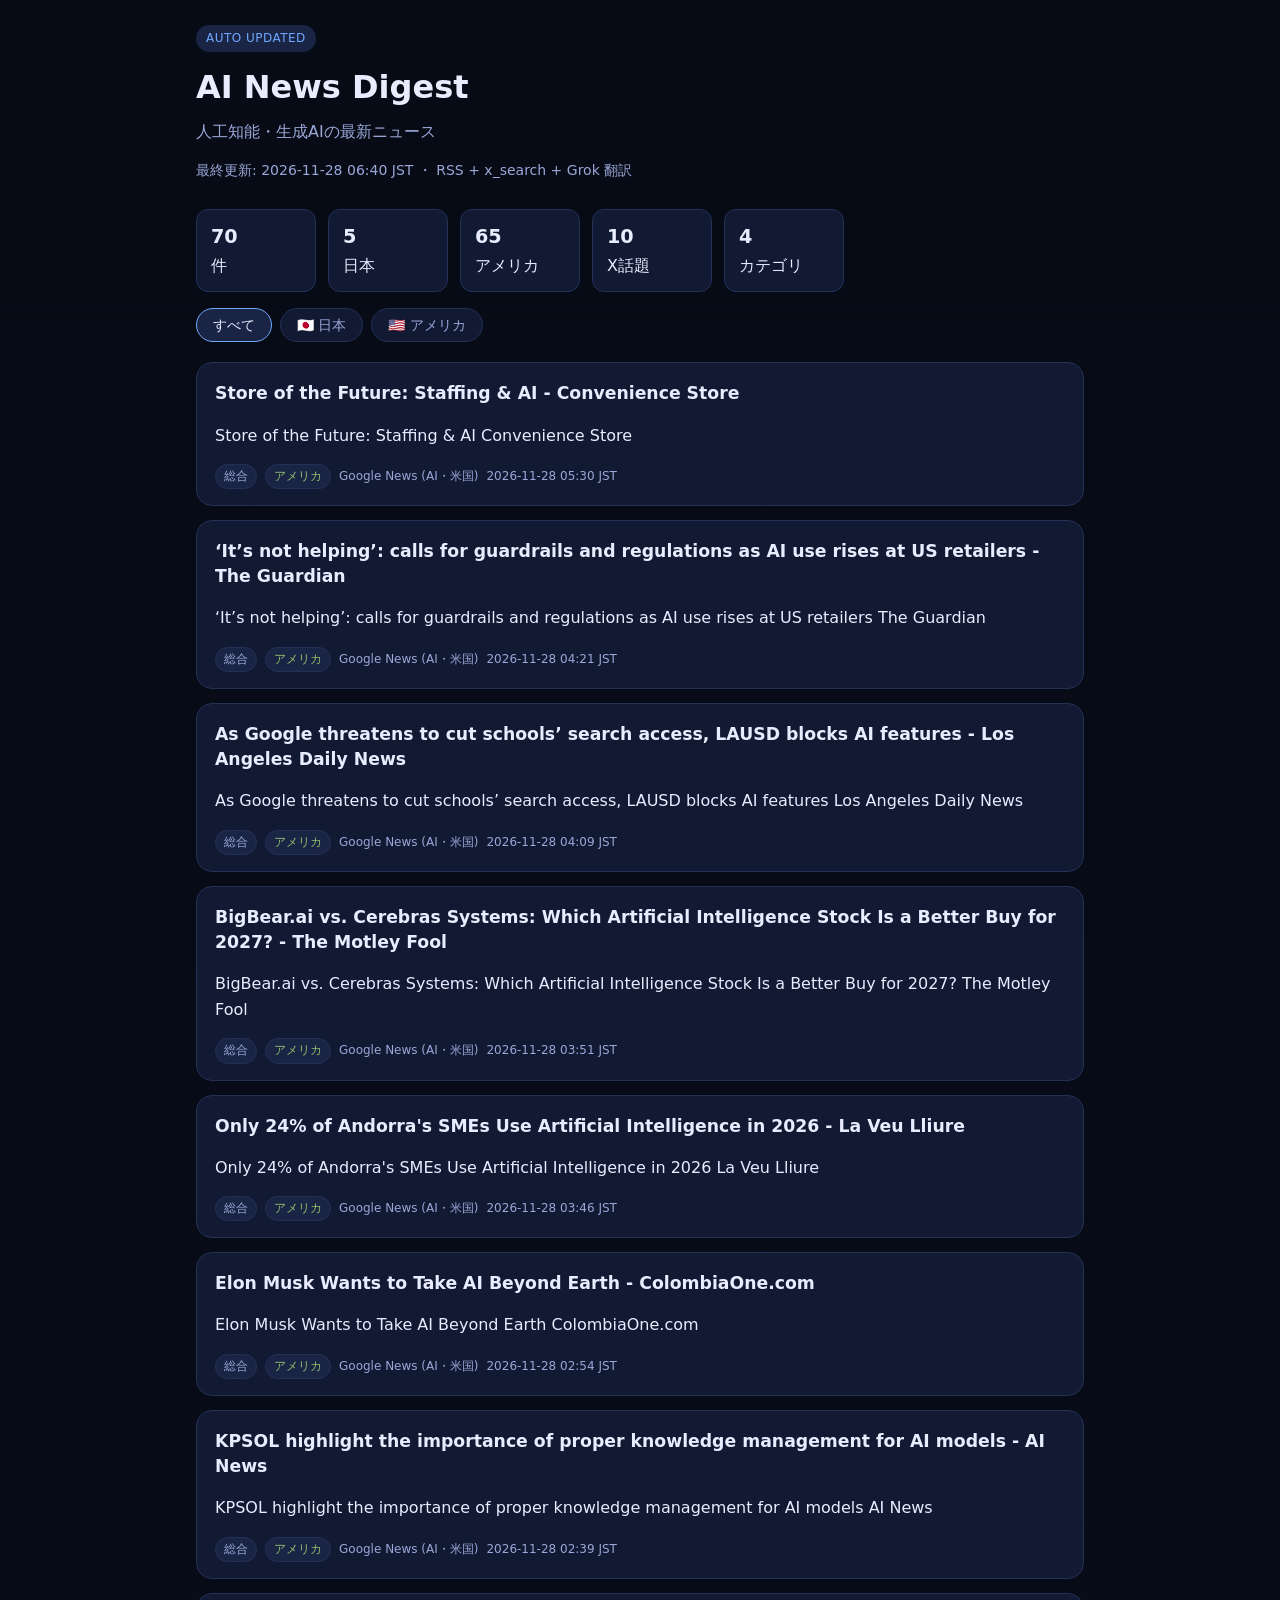
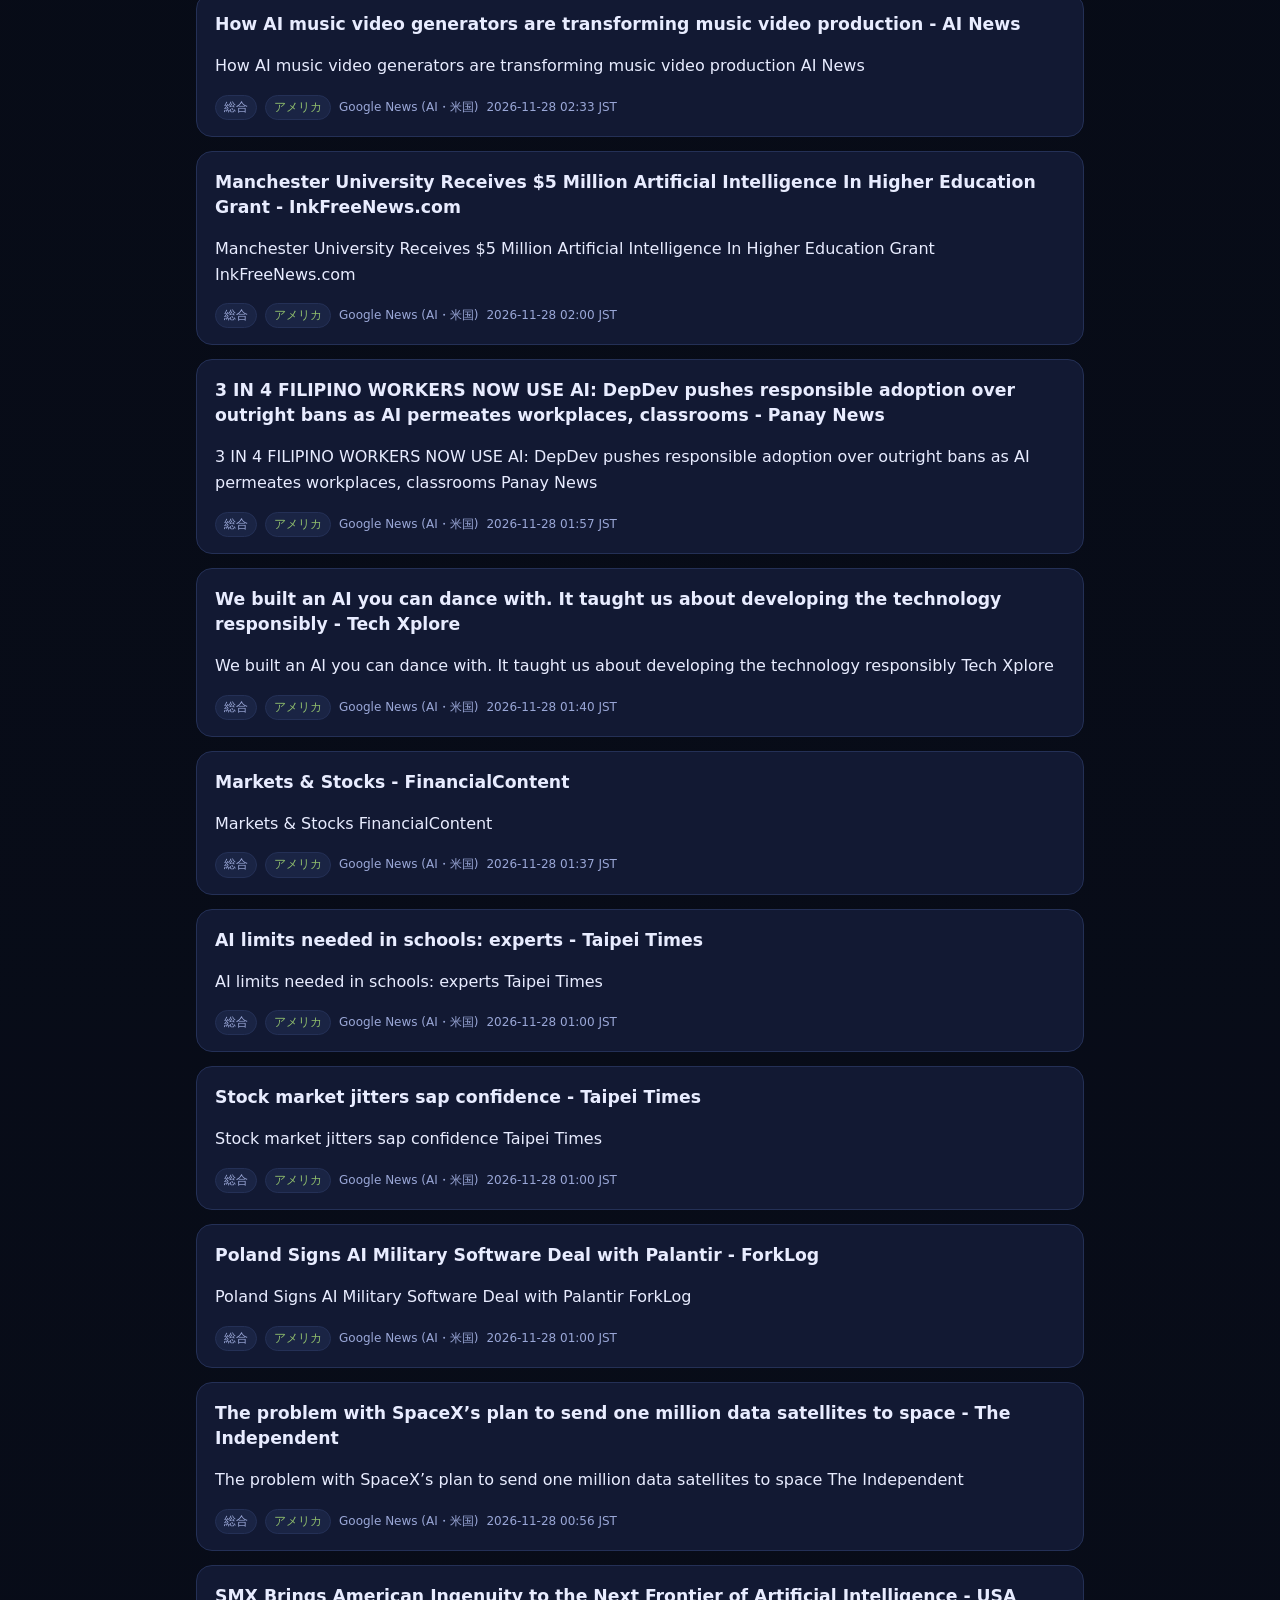
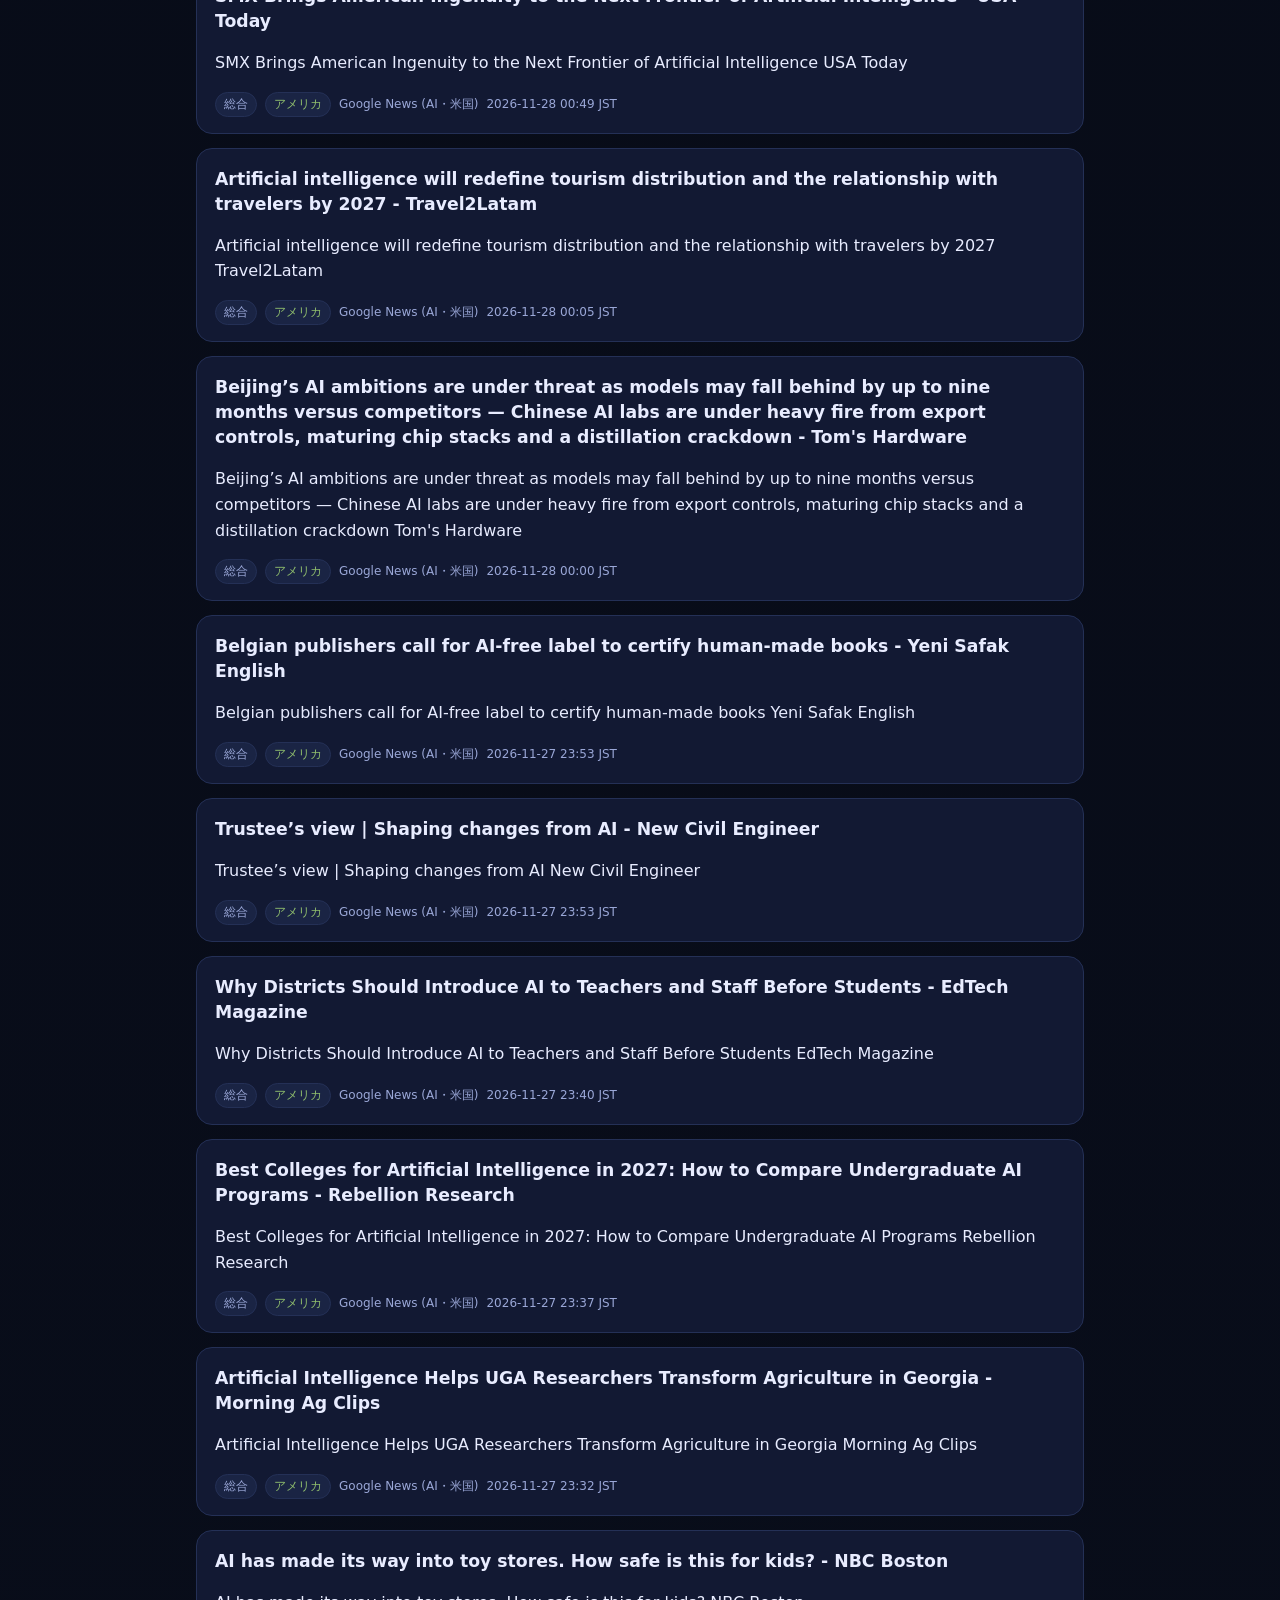
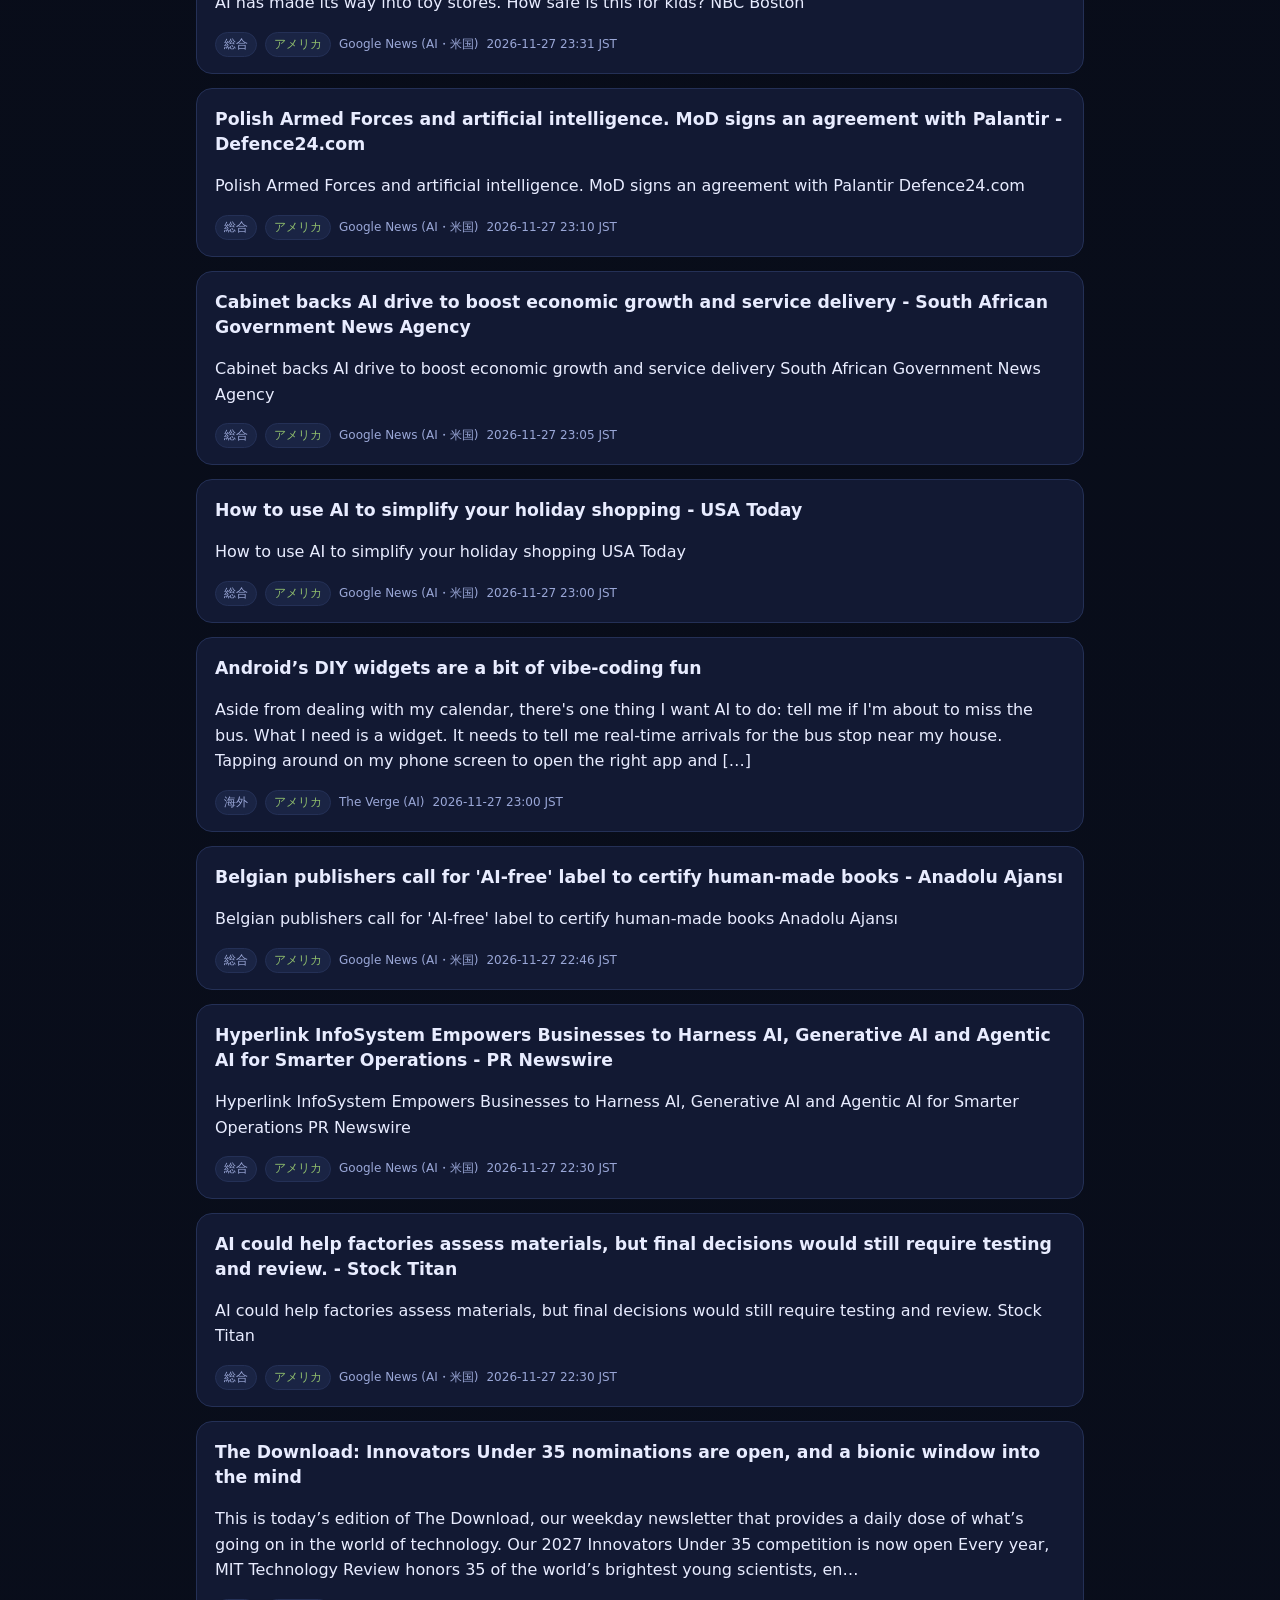
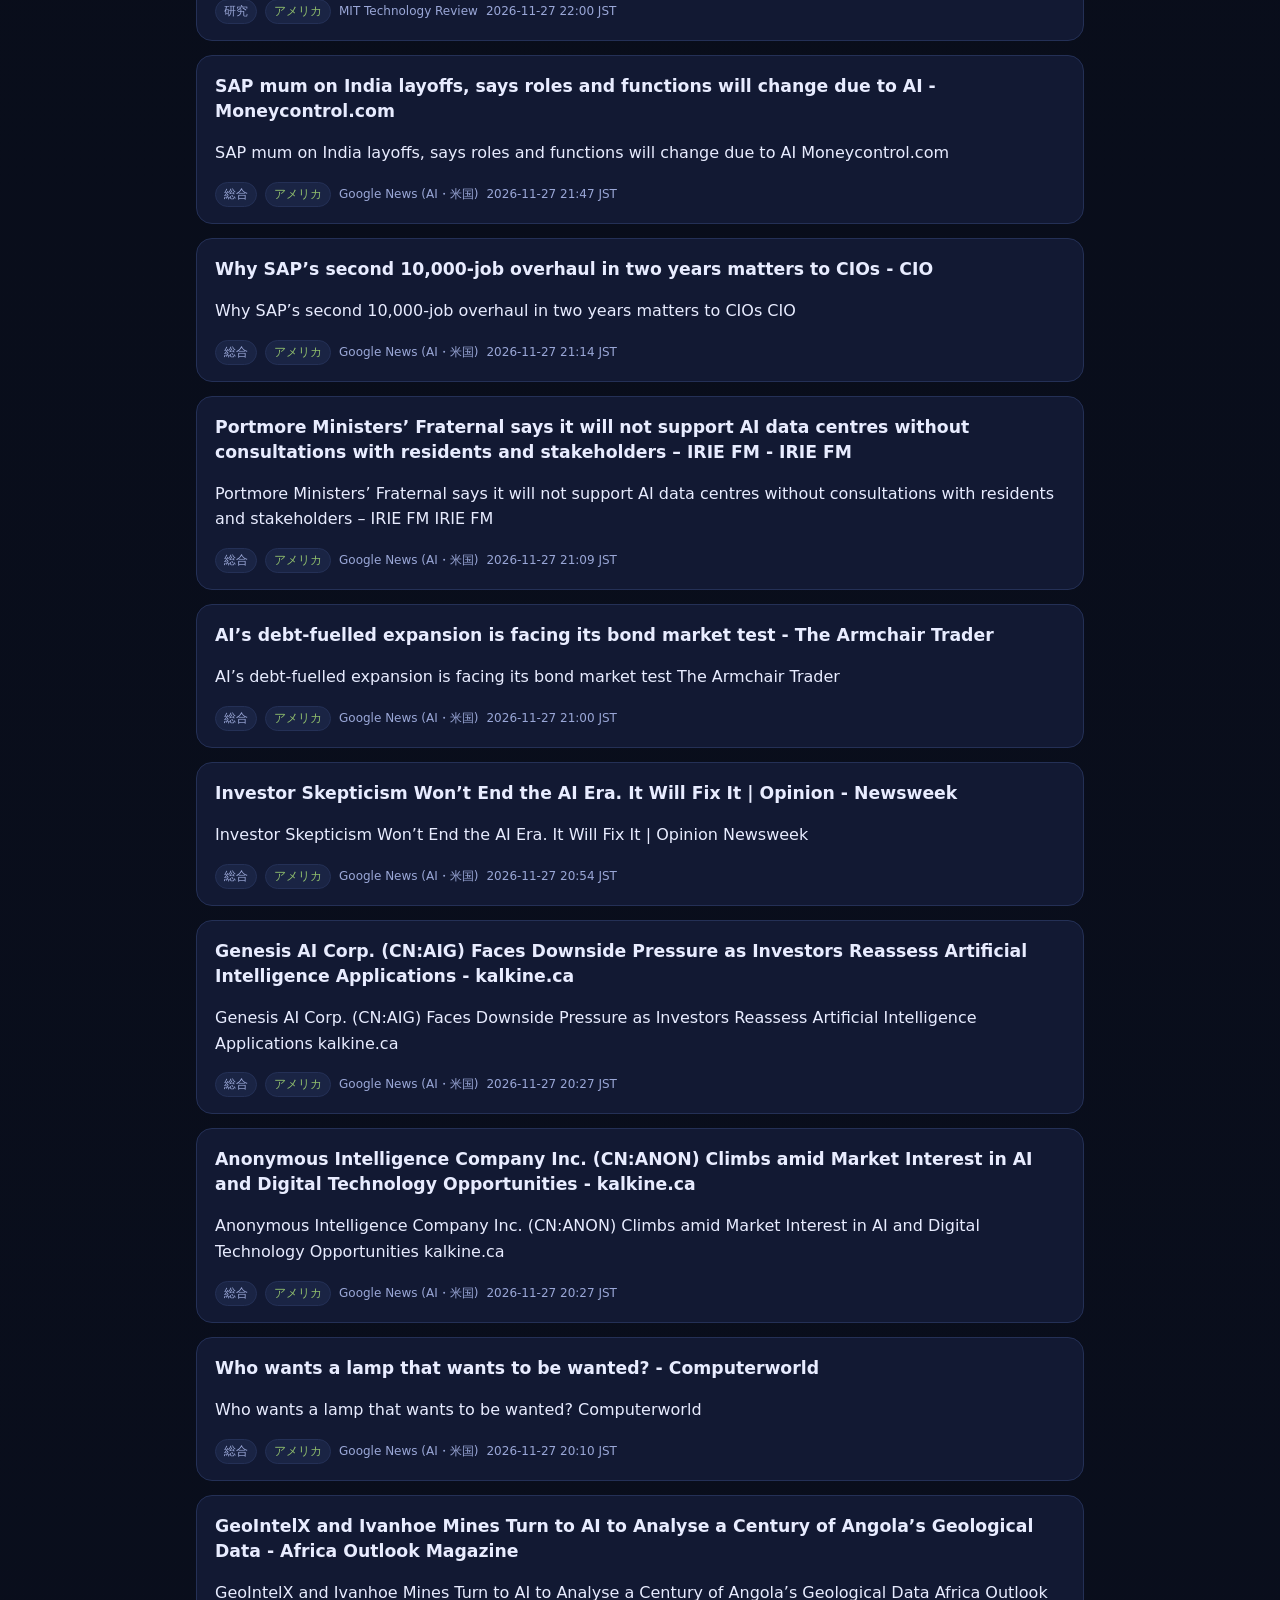
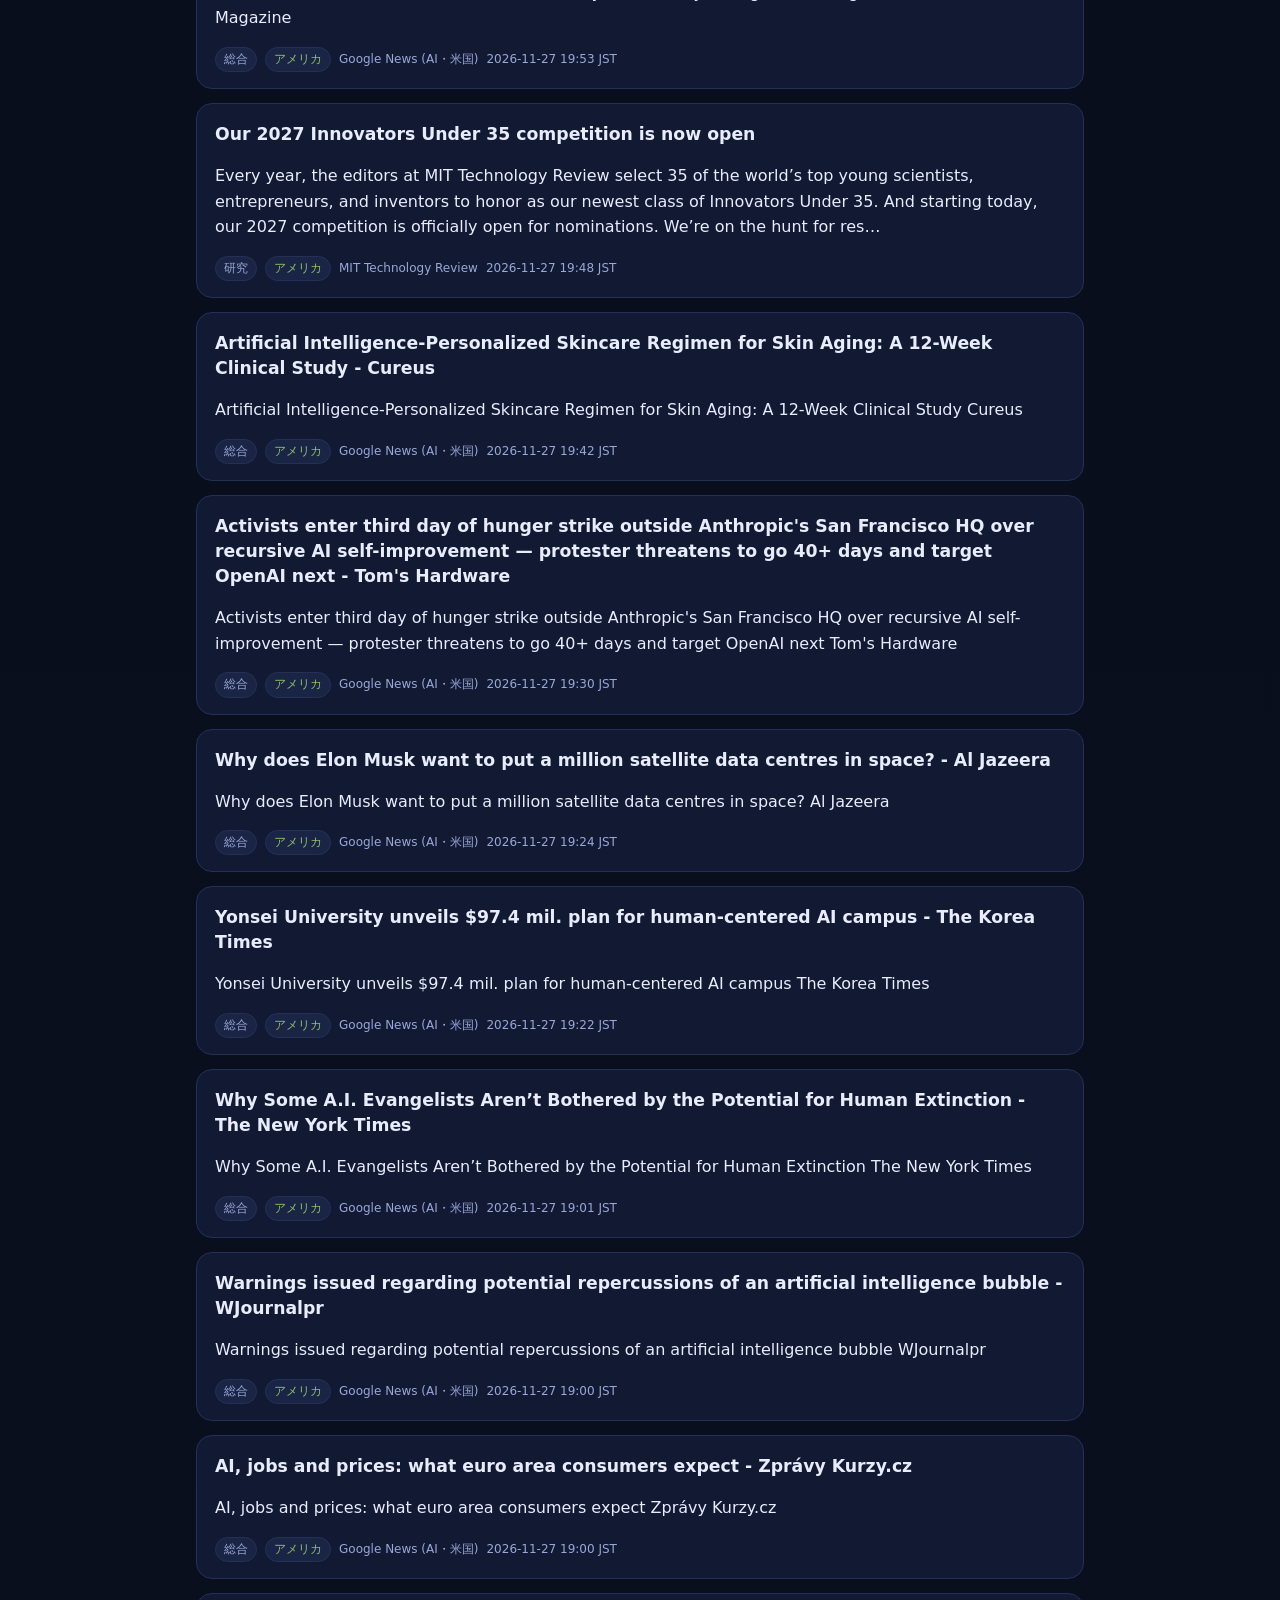
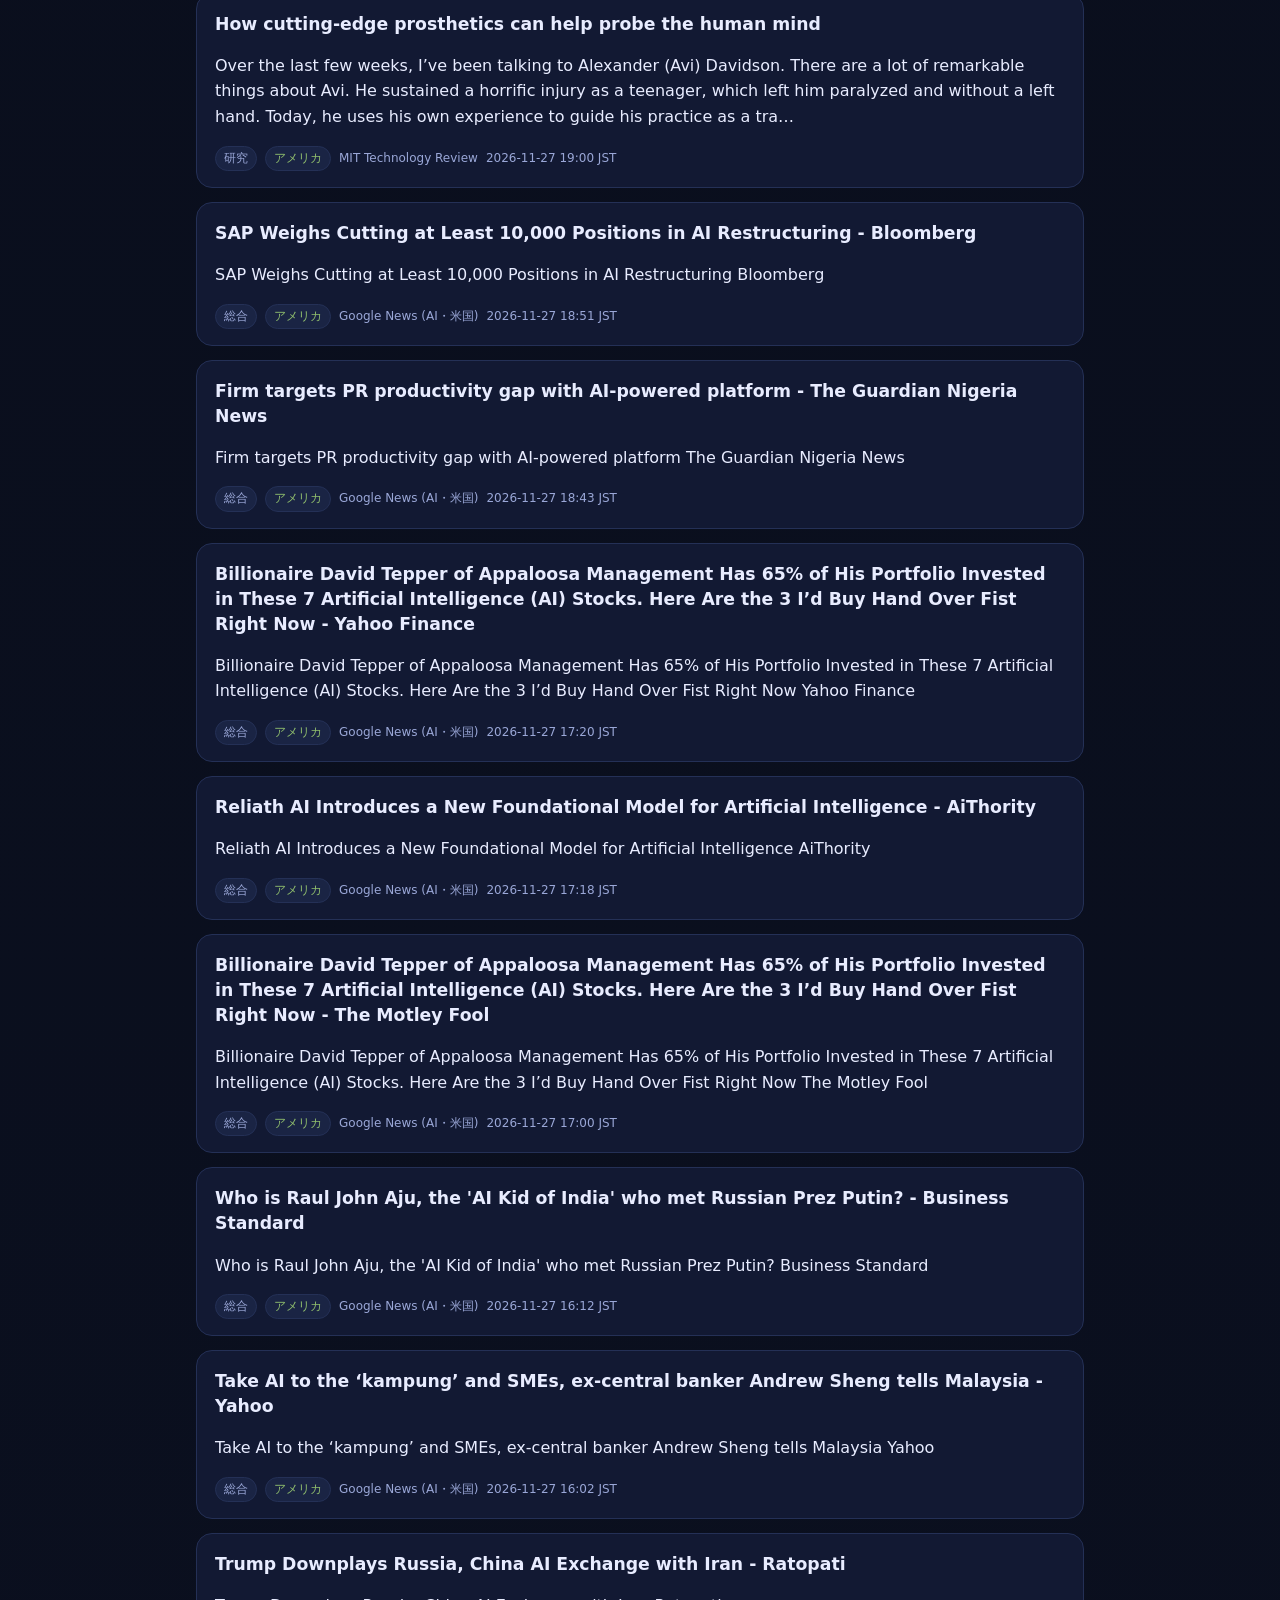
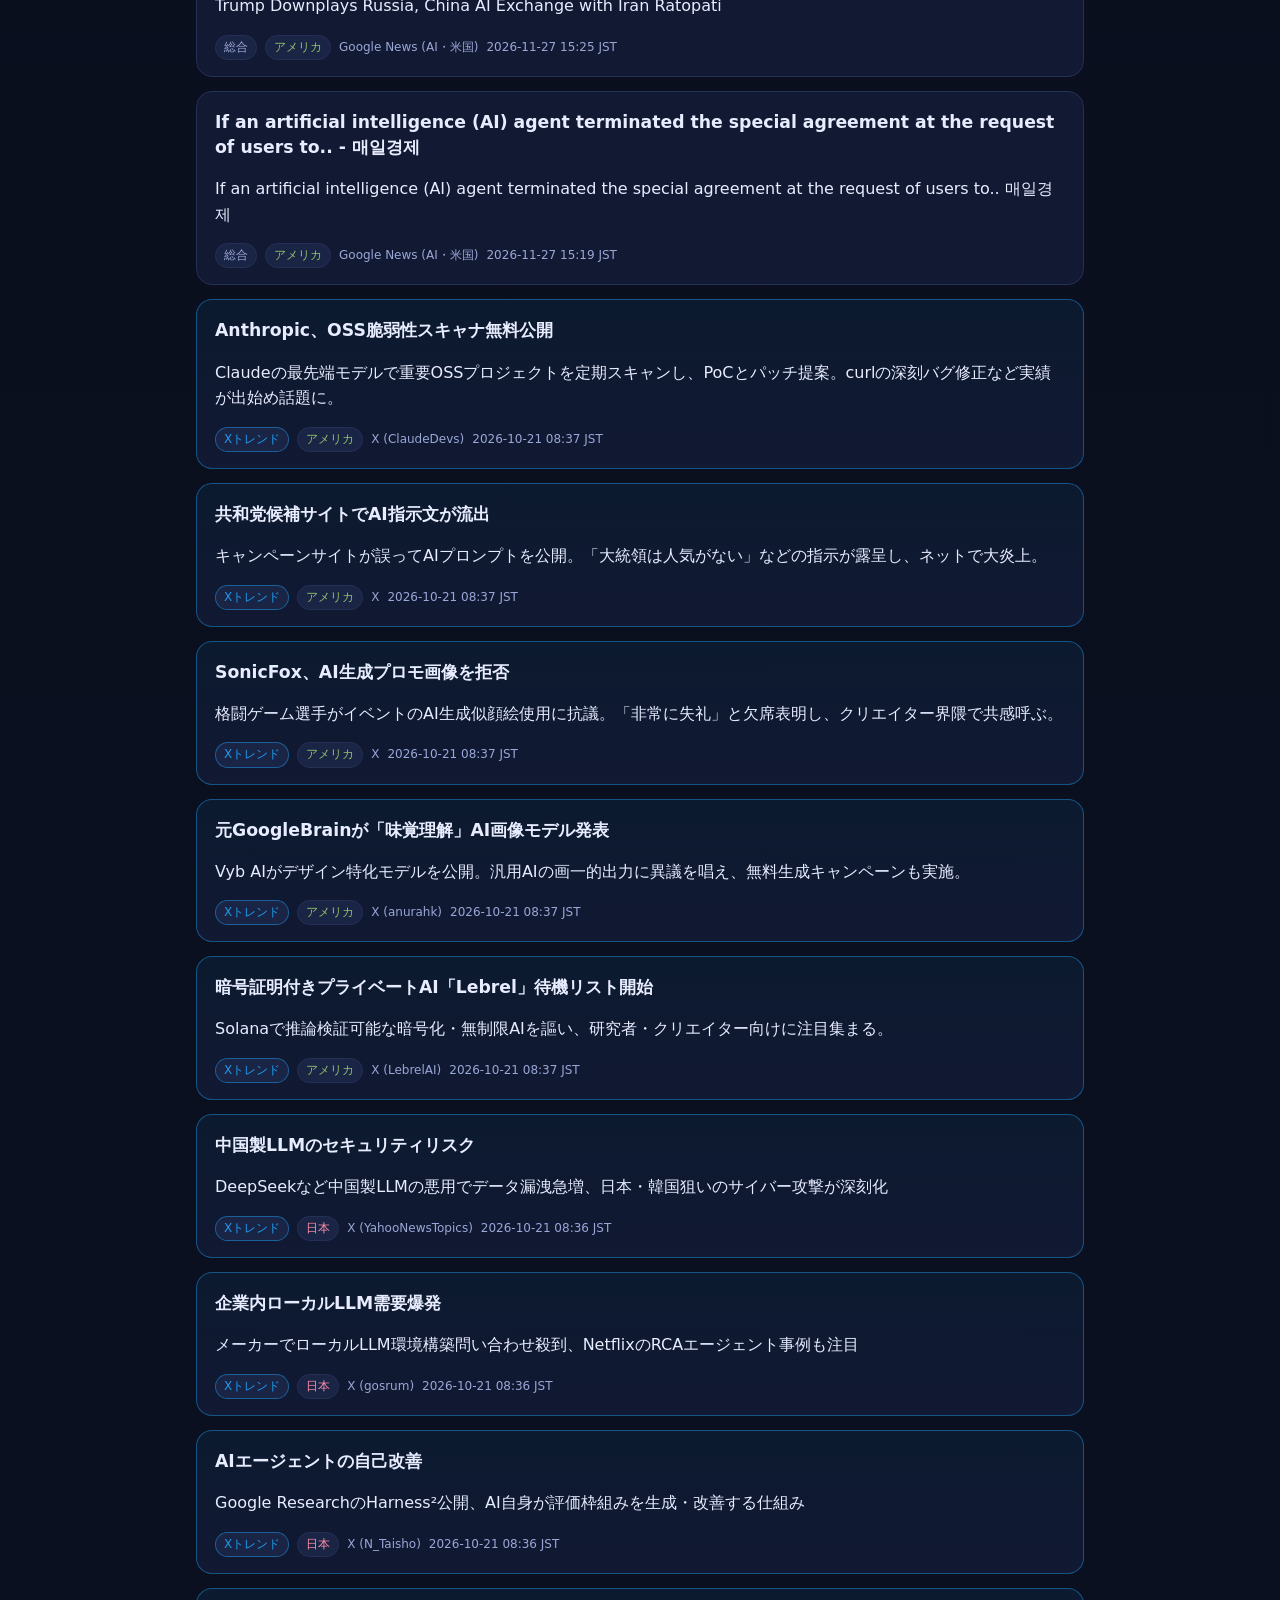
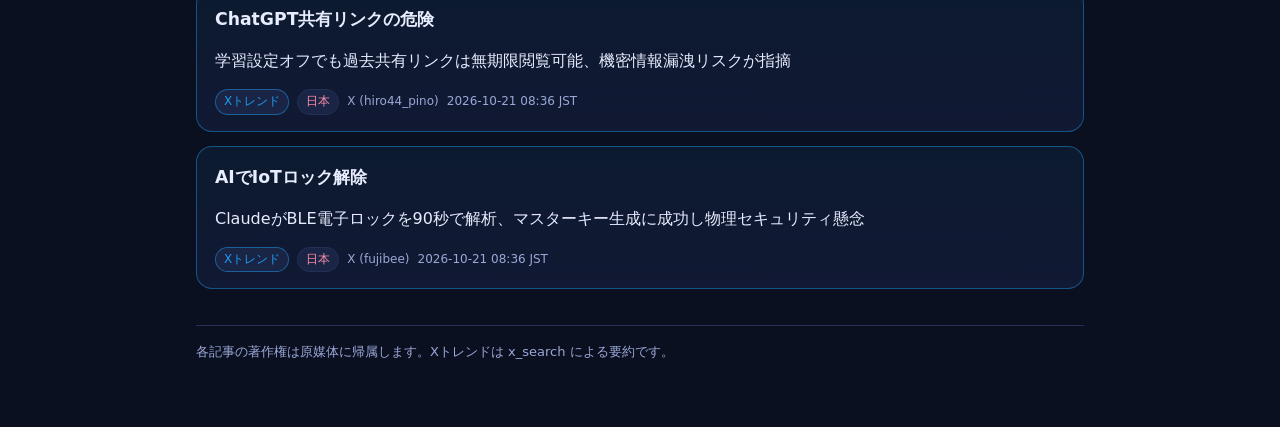
<file: docs/index.html>
<!DOCTYPE html>
<html lang="ja">
<head>
  <meta charset="utf-8">
  <meta name="viewport" content="width=device-width, initial-scale=1">
  <title>AI News Digest</title>
  <meta name="description" content="人工知能・生成AIの最新ニュース">
  <link rel="stylesheet" href="assets/style.css">
</head>
<body>
  <main class="wrap">
    <header>
      <span class="badge">AUTO UPDATED</span>
      <h1>AI News Digest</h1>
      <p class="subtitle">人工知能・生成AIの最新ニュース</p>
      <p class="meta">最終更新: 2026-11-28 06:40 JST ・ RSS + x_search + Grok 翻訳</p>
    </header>
    <section class="stats">
      <div class="stat"><strong>70</strong>件</div>
      <div class="stat"><strong>5</strong>日本</div>
      <div class="stat"><strong>65</strong>アメリカ</div>
      <div class="stat"><strong>10</strong>X話題</div>
      <div class="stat"><strong>4</strong>カテゴリ</div>
    </section>
    <div class="tabs-shell">
      <nav class="tabs" role="tablist" aria-label="地域フィルタ">
        <button type="button" class="tab active" role="tab" aria-selected="true" data-region="all" id="tab-all">すべて</button>
        <button type="button" class="tab" role="tab" aria-selected="false" data-region="japan" id="tab-japan">🇯🇵 日本</button>
        <button type="button" class="tab" role="tab" aria-selected="false" data-region="usa" id="tab-usa">🇺🇸 アメリカ</button>
      </nav>
    </div>
    <section class="grid" id="article-grid">
      <article class="card" data-region="usa">
              <h2><a href="https://news.google.com/rss/articles/[base64]?oc=5" target="_blank" rel="noopener noreferrer">Store of the Future: Staffing &amp; AI - Convenience Store</a></h2>
              
              <p class="summary">Store of the Future: Staffing &amp; AI Convenience Store</p>
              <div class="row">
                <span class="chip">総合</span>
                <span class="chip chip-region-usa">アメリカ</span>
                <span>Google News (AI・米国)</span>
                <span>2026-11-28 05:30 JST</span>
              </div>
            </article>
<article class="card" data-region="usa">
              <h2><a href="https://news.google.com/rss/articles/CBMihgFBVV95cUxOeDNCYVhQbUE2MU94UkxyalQyWkk3aFNpSk53aTRTaG5YZVp4ME5CdU1wcEVIaFhmam9NdVRweks0Q1M4ZUpMTV9pcnVEWlcwT0NKVUNySE9WcHJLYTd1TVpzZXVGdWQ1eUFhQmFTakVZZkNpelIxa2xVdkxZNFJ6eExEN3ZZQQ?oc=5" target="_blank" rel="noopener noreferrer">‘It’s not helping’: calls for guardrails and regulations as AI use rises at US retailers - The Guardian</a></h2>
              
              <p class="summary">‘It’s not helping’: calls for guardrails and regulations as AI use rises at US retailers The Guardian</p>
              <div class="row">
                <span class="chip">総合</span>
                <span class="chip chip-region-usa">アメリカ</span>
                <span>Google News (AI・米国)</span>
                <span>2026-11-28 04:21 JST</span>
              </div>
            </article>
<article class="card" data-region="usa">
              <h2><a href="https://news.google.com/rss/articles/[base64]?oc=5" target="_blank" rel="noopener noreferrer">As Google threatens to cut schools’ search access, LAUSD blocks AI features - Los Angeles Daily News</a></h2>
              
              <p class="summary">As Google threatens to cut schools’ search access, LAUSD blocks AI features Los Angeles Daily News</p>
              <div class="row">
                <span class="chip">総合</span>
                <span class="chip chip-region-usa">アメリカ</span>
                <span>Google News (AI・米国)</span>
                <span>2026-11-28 04:09 JST</span>
              </div>
            </article>
<article class="card" data-region="usa">
              <h2><a href="https://news.google.com/rss/articles/[base64]?oc=5" target="_blank" rel="noopener noreferrer">BigBear.ai vs. Cerebras Systems: Which Artificial Intelligence Stock Is a Better Buy for 2027? - The Motley Fool</a></h2>
              
              <p class="summary">BigBear.ai vs. Cerebras Systems: Which Artificial Intelligence Stock Is a Better Buy for 2027? The Motley Fool</p>
              <div class="row">
                <span class="chip">総合</span>
                <span class="chip chip-region-usa">アメリカ</span>
                <span>Google News (AI・米国)</span>
                <span>2026-11-28 03:51 JST</span>
              </div>
            </article>
<article class="card" data-region="usa">
              <h2><a href="https://news.google.com/rss/articles/[base64]?oc=5" target="_blank" rel="noopener noreferrer">Only 24% of Andorra&#x27;s SMEs Use Artificial Intelligence in 2026 - La Veu Lliure</a></h2>
              
              <p class="summary">Only 24% of Andorra&#x27;s SMEs Use Artificial Intelligence in 2026 La Veu Lliure</p>
              <div class="row">
                <span class="chip">総合</span>
                <span class="chip chip-region-usa">アメリカ</span>
                <span>Google News (AI・米国)</span>
                <span>2026-11-28 03:46 JST</span>
              </div>
            </article>
<article class="card" data-region="usa">
              <h2><a href="https://news.google.com/rss/articles/[base64]?oc=5" target="_blank" rel="noopener noreferrer">Elon Musk Wants to Take AI Beyond Earth - ColombiaOne.com</a></h2>
              
              <p class="summary">Elon Musk Wants to Take AI Beyond Earth ColombiaOne.com</p>
              <div class="row">
                <span class="chip">総合</span>
                <span class="chip chip-region-usa">アメリカ</span>
                <span>Google News (AI・米国)</span>
                <span>2026-11-28 02:54 JST</span>
              </div>
            </article>
<article class="card" data-region="usa">
              <h2><a href="https://news.google.com/rss/articles/[base64]?oc=5" target="_blank" rel="noopener noreferrer">KPSOL highlight the importance of proper knowledge management for AI models - AI News</a></h2>
              
              <p class="summary">KPSOL highlight the importance of proper knowledge management for AI models AI News</p>
              <div class="row">
                <span class="chip">総合</span>
                <span class="chip chip-region-usa">アメリカ</span>
                <span>Google News (AI・米国)</span>
                <span>2026-11-28 02:39 JST</span>
              </div>
            </article>
<article class="card" data-region="usa">
              <h2><a href="https://news.google.com/rss/articles/[base64]?oc=5" target="_blank" rel="noopener noreferrer">How AI music video generators are transforming music video production - AI News</a></h2>
              
              <p class="summary">How AI music video generators are transforming music video production AI News</p>
              <div class="row">
                <span class="chip">総合</span>
                <span class="chip chip-region-usa">アメリカ</span>
                <span>Google News (AI・米国)</span>
                <span>2026-11-28 02:33 JST</span>
              </div>
            </article>
<article class="card" data-region="usa">
              <h2><a href="https://news.google.com/rss/articles/[base64]?oc=5" target="_blank" rel="noopener noreferrer">Manchester University Receives $5 Million Artificial Intelligence In Higher Education Grant - InkFreeNews.com</a></h2>
              
              <p class="summary">Manchester University Receives $5 Million Artificial Intelligence In Higher Education Grant InkFreeNews.com</p>
              <div class="row">
                <span class="chip">総合</span>
                <span class="chip chip-region-usa">アメリカ</span>
                <span>Google News (AI・米国)</span>
                <span>2026-11-28 02:00 JST</span>
              </div>
            </article>
<article class="card" data-region="usa">
              <h2><a href="https://news.google.com/rss/articles/[base64]?oc=5" target="_blank" rel="noopener noreferrer">3 IN 4 FILIPINO WORKERS NOW USE AI: DepDev pushes responsible adoption over outright bans as AI permeates workplaces, classrooms - Panay News</a></h2>
              
              <p class="summary">3 IN 4 FILIPINO WORKERS NOW USE AI: DepDev pushes responsible adoption over outright bans as AI permeates workplaces, classrooms Panay News</p>
              <div class="row">
                <span class="chip">総合</span>
                <span class="chip chip-region-usa">アメリカ</span>
                <span>Google News (AI・米国)</span>
                <span>2026-11-28 01:57 JST</span>
              </div>
            </article>
<article class="card" data-region="usa">
              <h2><a href="https://news.google.com/rss/articles/CBMihgFBVV95cUxOeTBTcVozOHB5cWJGZ1Y1LWtBUFRIOWNPOXJXRmRhOFBmUG1lbmsyanN1ZVRza3dORmdYRGkwdHRoX0swMS1sZmgzM2M0S2l2bG4wMHMteVNDSjFWcXR6WnZqTGNiaGJMd01lNW92Yk1ESzRJdmxoSGR6VmRtME5oNjJfSUpKdw?oc=5" target="_blank" rel="noopener noreferrer">We built an AI you can dance with. It taught us about developing the technology responsibly - Tech Xplore</a></h2>
              
              <p class="summary">We built an AI you can dance with. It taught us about developing the technology responsibly Tech Xplore</p>
              <div class="row">
                <span class="chip">総合</span>
                <span class="chip chip-region-usa">アメリカ</span>
                <span>Google News (AI・米国)</span>
                <span>2026-11-28 01:40 JST</span>
              </div>
            </article>
<article class="card" data-region="usa">
              <h2><a href="https://news.google.com/rss/articles/[base64]?oc=5" target="_blank" rel="noopener noreferrer">Markets &amp; Stocks - FinancialContent</a></h2>
              
              <p class="summary">Markets &amp; Stocks FinancialContent</p>
              <div class="row">
                <span class="chip">総合</span>
                <span class="chip chip-region-usa">アメリカ</span>
                <span>Google News (AI・米国)</span>
                <span>2026-11-28 01:37 JST</span>
              </div>
            </article>
<article class="card" data-region="usa">
              <h2><a href="https://news.google.com/rss/articles/CBMiekFVX3lxTE5uSUNkem9ERmdRM1gtSC1xaFdnUEkzZ0xyR3dKVEdTSG9TSDZJa0NJTTlaT0E3SENYWmFDWEpqU3lvUzRtc3ZRemtsUkRLYnNzUExjYy1GWTRaWHkzZVJDVk9PYmxuWUV1NVA1MnJua21NZjlXVEw2RmNB?oc=5" target="_blank" rel="noopener noreferrer">AI limits needed in schools: experts - Taipei Times</a></h2>
              
              <p class="summary">AI limits needed in schools: experts Taipei Times</p>
              <div class="row">
                <span class="chip">総合</span>
                <span class="chip chip-region-usa">アメリカ</span>
                <span>Google News (AI・米国)</span>
                <span>2026-11-28 01:00 JST</span>
              </div>
            </article>
<article class="card" data-region="usa">
              <h2><a href="https://news.google.com/rss/articles/CBMidkFVX3lxTE9IR2hiWjhCSERtaEgyQWZ2S1I3U0xNbGN2Z2hxSy1jekV1X1ZfYkhGYlhoVExaTks3TjhTeEZLRUpydkd4YWNhSXVtTVYyeTFnTExGOEF2b2ZvcmZ0dmF5QUV6WWhabXBHWEtpR3R0elpyV3lSQnc?oc=5" target="_blank" rel="noopener noreferrer">Stock market jitters sap confidence - Taipei Times</a></h2>
              
              <p class="summary">Stock market jitters sap confidence Taipei Times</p>
              <div class="row">
                <span class="chip">総合</span>
                <span class="chip chip-region-usa">アメリカ</span>
                <span>Google News (AI・米国)</span>
                <span>2026-11-28 01:00 JST</span>
              </div>
            </article>
<article class="card" data-region="usa">
              <h2><a href="https://news.google.com/rss/articles/CBMiggFBVV95cUxPdklvOHFDZ3BGbXQzTUpSYXh3Mml1WjZBdDZJbk1zUnFpSk9xa3RJUlIzUjFjcTFJem9tSzdPc2hOaGtTVHRDY2NJZElkNUVlY0N1YW5xMER3el9EeWdudElRYXFVTVMxWjRUX0VPWG1YZnB6OE1SNHZYWEFvajl3cU93?oc=5" target="_blank" rel="noopener noreferrer">Poland Signs AI Military Software Deal with Palantir - ForkLog</a></h2>
              
              <p class="summary">Poland Signs AI Military Software Deal with Palantir ForkLog</p>
              <div class="row">
                <span class="chip">総合</span>
                <span class="chip chip-region-usa">アメリカ</span>
                <span>Google News (AI・米国)</span>
                <span>2026-11-28 01:00 JST</span>
              </div>
            </article>
<article class="card" data-region="usa">
              <h2><a href="https://news.google.com/rss/articles/CBMikAFBVV95cUxNNktyUkJvRTVoUnFQNW5ib20yVHFYMGEySGVrRUJQY3haY19Ha3NJZmdEVU5pNk9SS0RhNkVSWjE2cTRCR3JCWlMzOUJxeFpjTjR4X2tCMUI1bXAzTzZJRTEycWR4dXlKTVI5TmJxMExLUDJpcy1fcjJTZDNIdUFIX252TUM1UHZuQ0x0Z0FJWl8?oc=5" target="_blank" rel="noopener noreferrer">The problem with SpaceX’s plan to send one million data satellites to space - The Independent</a></h2>
              
              <p class="summary">The problem with SpaceX’s plan to send one million data satellites to space The Independent</p>
              <div class="row">
                <span class="chip">総合</span>
                <span class="chip chip-region-usa">アメリカ</span>
                <span>Google News (AI・米国)</span>
                <span>2026-11-28 00:56 JST</span>
              </div>
            </article>
<article class="card" data-region="usa">
              <h2><a href="https://news.google.com/rss/articles/[base64]?oc=5" target="_blank" rel="noopener noreferrer">SMX Brings American Ingenuity to the Next Frontier of Artificial Intelligence - USA Today</a></h2>
              
              <p class="summary">SMX Brings American Ingenuity to the Next Frontier of Artificial Intelligence USA Today</p>
              <div class="row">
                <span class="chip">総合</span>
                <span class="chip chip-region-usa">アメリカ</span>
                <span>Google News (AI・米国)</span>
                <span>2026-11-28 00:49 JST</span>
              </div>
            </article>
<article class="card" data-region="usa">
              <h2><a href="https://news.google.com/rss/articles/[base64]?oc=5" target="_blank" rel="noopener noreferrer">Artificial intelligence will redefine tourism distribution and the relationship with travelers by 2027 - Travel2Latam</a></h2>
              
              <p class="summary">Artificial intelligence will redefine tourism distribution and the relationship with travelers by 2027 Travel2Latam</p>
              <div class="row">
                <span class="chip">総合</span>
                <span class="chip chip-region-usa">アメリカ</span>
                <span>Google News (AI・米国)</span>
                <span>2026-11-28 00:05 JST</span>
              </div>
            </article>
<article class="card" data-region="usa">
              <h2><a href="https://news.google.com/rss/articles/[base64]?oc=5" target="_blank" rel="noopener noreferrer">Beijing’s AI ambitions are under threat as models may fall behind by up to nine months versus competitors — Chinese AI labs are under heavy fire from export controls, maturing chip stacks and a distillation crackdown - Tom&#x27;s Hardware</a></h2>
              
              <p class="summary">Beijing’s AI ambitions are under threat as models may fall behind by up to nine months versus competitors — Chinese AI labs are under heavy fire from export controls, maturing chip stacks and a distillation crackdown Tom&#x27;s Hardware</p>
              <div class="row">
                <span class="chip">総合</span>
                <span class="chip chip-region-usa">アメリカ</span>
                <span>Google News (AI・米国)</span>
                <span>2026-11-28 00:00 JST</span>
              </div>
            </article>
<article class="card" data-region="usa">
              <h2><a href="https://news.google.com/rss/articles/[base64]?oc=5" target="_blank" rel="noopener noreferrer">Belgian publishers call for AI-free label to certify human-made books - Yeni Safak English</a></h2>
              
              <p class="summary">Belgian publishers call for AI-free label to certify human-made books Yeni Safak English</p>
              <div class="row">
                <span class="chip">総合</span>
                <span class="chip chip-region-usa">アメリカ</span>
                <span>Google News (AI・米国)</span>
                <span>2026-11-27 23:53 JST</span>
              </div>
            </article>
<article class="card" data-region="usa">
              <h2><a href="https://news.google.com/rss/articles/CBMijwFBVV95cUxQT0ZHQjl0UEdwWjdGVmFtS254aGdsVHFjRmJkSGJQMHVDY3VYS01wY1JqcGRnd3llTVVYbG9OTnVQNlZ6YUtsbnB1eWRXV3N2cVdtdG5BeWptM0Y3dzExRE55dFhvRUVET3JyYzZsNWpMaGg5V2pxWUMweU14YzJyRXhKR2RfYXhlekRZQTk1UQ?oc=5" target="_blank" rel="noopener noreferrer">Trustee’s view | Shaping changes from AI - New Civil Engineer</a></h2>
              
              <p class="summary">Trustee’s view | Shaping changes from AI New Civil Engineer</p>
              <div class="row">
                <span class="chip">総合</span>
                <span class="chip chip-region-usa">アメリカ</span>
                <span>Google News (AI・米国)</span>
                <span>2026-11-27 23:53 JST</span>
              </div>
            </article>
<article class="card" data-region="usa">
              <h2><a href="https://news.google.com/rss/articles/[base64]?oc=5" target="_blank" rel="noopener noreferrer">Why Districts Should Introduce AI to Teachers and Staff Before Students - EdTech Magazine</a></h2>
              
              <p class="summary">Why Districts Should Introduce AI to Teachers and Staff Before Students EdTech Magazine</p>
              <div class="row">
                <span class="chip">総合</span>
                <span class="chip chip-region-usa">アメリカ</span>
                <span>Google News (AI・米国)</span>
                <span>2026-11-27 23:40 JST</span>
              </div>
            </article>
<article class="card" data-region="usa">
              <h2><a href="https://news.google.com/rss/articles/[base64]?oc=5" target="_blank" rel="noopener noreferrer">Best Colleges for Artificial Intelligence in 2027: How to Compare Undergraduate AI Programs - Rebellion Research</a></h2>
              
              <p class="summary">Best Colleges for Artificial Intelligence in 2027: How to Compare Undergraduate AI Programs Rebellion Research</p>
              <div class="row">
                <span class="chip">総合</span>
                <span class="chip chip-region-usa">アメリカ</span>
                <span>Google News (AI・米国)</span>
                <span>2026-11-27 23:37 JST</span>
              </div>
            </article>
<article class="card" data-region="usa">
              <h2><a href="https://news.google.com/rss/articles/[base64]?oc=5" target="_blank" rel="noopener noreferrer">Artificial Intelligence Helps UGA Researchers Transform Agriculture in Georgia - Morning Ag Clips</a></h2>
              
              <p class="summary">Artificial Intelligence Helps UGA Researchers Transform Agriculture in Georgia Morning Ag Clips</p>
              <div class="row">
                <span class="chip">総合</span>
                <span class="chip chip-region-usa">アメリカ</span>
                <span>Google News (AI・米国)</span>
                <span>2026-11-27 23:32 JST</span>
              </div>
            </article>
<article class="card" data-region="usa">
              <h2><a href="https://news.google.com/rss/articles/[base64]?oc=5" target="_blank" rel="noopener noreferrer">AI has made its way into toy stores. How safe is this for kids? - NBC Boston</a></h2>
              
              <p class="summary">AI has made its way into toy stores. How safe is this for kids? NBC Boston</p>
              <div class="row">
                <span class="chip">総合</span>
                <span class="chip chip-region-usa">アメリカ</span>
                <span>Google News (AI・米国)</span>
                <span>2026-11-27 23:31 JST</span>
              </div>
            </article>
<article class="card" data-region="usa">
              <h2><a href="https://news.google.com/rss/articles/[base64]?oc=5" target="_blank" rel="noopener noreferrer">Polish Armed Forces and artificial intelligence. MoD signs an agreement with Palantir - Defence24.com</a></h2>
              
              <p class="summary">Polish Armed Forces and artificial intelligence. MoD signs an agreement with Palantir Defence24.com</p>
              <div class="row">
                <span class="chip">総合</span>
                <span class="chip chip-region-usa">アメリカ</span>
                <span>Google News (AI・米国)</span>
                <span>2026-11-27 23:10 JST</span>
              </div>
            </article>
<article class="card" data-region="usa">
              <h2><a href="https://news.google.com/rss/articles/[base64]?oc=5" target="_blank" rel="noopener noreferrer">Cabinet backs AI drive to boost economic growth and service delivery - South African Government News Agency</a></h2>
              
              <p class="summary">Cabinet backs AI drive to boost economic growth and service delivery South African Government News Agency</p>
              <div class="row">
                <span class="chip">総合</span>
                <span class="chip chip-region-usa">アメリカ</span>
                <span>Google News (AI・米国)</span>
                <span>2026-11-27 23:05 JST</span>
              </div>
            </article>
<article class="card" data-region="usa">
              <h2><a href="https://news.google.com/rss/articles/[base64]?oc=5" target="_blank" rel="noopener noreferrer">How to use AI to simplify your holiday shopping - USA Today</a></h2>
              
              <p class="summary">How to use AI to simplify your holiday shopping USA Today</p>
              <div class="row">
                <span class="chip">総合</span>
                <span class="chip chip-region-usa">アメリカ</span>
                <span>Google News (AI・米国)</span>
                <span>2026-11-27 23:00 JST</span>
              </div>
            </article>
<article class="card" data-region="usa">
              <h2><a href="https://www.theverge.com/tech/1041801/android-intelligence-create-my-widget-gemini" target="_blank" rel="noopener noreferrer">Android’s DIY widgets are a bit of vibe-coding fun</a></h2>
              
              <p class="summary">Aside from dealing with my calendar, there&#x27;s one thing I want AI to do: tell me if I&#x27;m about to miss the bus. What I need is a widget. It needs to tell me real-time arrivals for the bus stop near my house. Tapping around on my phone screen to open the right app and […]</p>
              <div class="row">
                <span class="chip">海外</span>
                <span class="chip chip-region-usa">アメリカ</span>
                <span>The Verge (AI)</span>
                <span>2026-11-27 23:00 JST</span>
              </div>
            </article>
<article class="card" data-region="usa">
              <h2><a href="https://news.google.com/rss/articles/[base64]?oc=5" target="_blank" rel="noopener noreferrer">Belgian publishers call for &#x27;AI-free&#x27; label to certify human-made books - Anadolu Ajansı</a></h2>
              
              <p class="summary">Belgian publishers call for &#x27;AI-free&#x27; label to certify human-made books Anadolu Ajansı</p>
              <div class="row">
                <span class="chip">総合</span>
                <span class="chip chip-region-usa">アメリカ</span>
                <span>Google News (AI・米国)</span>
                <span>2026-11-27 22:46 JST</span>
              </div>
            </article>
<article class="card" data-region="usa">
              <h2><a href="https://news.google.com/rss/articles/[base64]?oc=5" target="_blank" rel="noopener noreferrer">Hyperlink InfoSystem Empowers Businesses to Harness AI, Generative AI and Agentic AI for Smarter Operations - PR Newswire</a></h2>
              
              <p class="summary">Hyperlink InfoSystem Empowers Businesses to Harness AI, Generative AI and Agentic AI for Smarter Operations PR Newswire</p>
              <div class="row">
                <span class="chip">総合</span>
                <span class="chip chip-region-usa">アメリカ</span>
                <span>Google News (AI・米国)</span>
                <span>2026-11-27 22:30 JST</span>
              </div>
            </article>
<article class="card" data-region="usa">
              <h2><a href="https://news.google.com/rss/articles/[base64]?oc=5" target="_blank" rel="noopener noreferrer">AI could help factories assess materials, but final decisions would still require testing and review. - Stock Titan</a></h2>
              
              <p class="summary">AI could help factories assess materials, but final decisions would still require testing and review. Stock Titan</p>
              <div class="row">
                <span class="chip">総合</span>
                <span class="chip chip-region-usa">アメリカ</span>
                <span>Google News (AI・米国)</span>
                <span>2026-11-27 22:30 JST</span>
              </div>
            </article>
<article class="card" data-region="usa">
              <h2><a href="https://www.technologyreview.com/2026/11/27/1149960/the-download-the-download-innovators-under-35-nominations-bionic-hand/" target="_blank" rel="noopener noreferrer">The Download: Innovators Under 35 nominations are open, and a bionic window into the mind</a></h2>
              
              <p class="summary">This is today’s edition of The Download, our weekday newsletter that provides a daily dose of what’s going on in the world of technology. Our 2027 Innovators Under 35 competition is now open Every year, MIT Technology Review honors 35 of the world’s brightest young scientists, en…</p>
              <div class="row">
                <span class="chip">研究</span>
                <span class="chip chip-region-usa">アメリカ</span>
                <span>MIT Technology Review</span>
                <span>2026-11-27 22:00 JST</span>
              </div>
            </article>
<article class="card" data-region="usa">
              <h2><a href="https://news.google.com/rss/articles/[base64]?oc=5" target="_blank" rel="noopener noreferrer">SAP mum on India layoffs, says roles and functions will change due to AI - Moneycontrol.com</a></h2>
              
              <p class="summary">SAP mum on India layoffs, says roles and functions will change due to AI Moneycontrol.com</p>
              <div class="row">
                <span class="chip">総合</span>
                <span class="chip chip-region-usa">アメリカ</span>
                <span>Google News (AI・米国)</span>
                <span>2026-11-27 21:47 JST</span>
              </div>
            </article>
<article class="card" data-region="usa">
              <h2><a href="https://news.google.com/rss/articles/[base64]?oc=5" target="_blank" rel="noopener noreferrer">Why SAP’s second 10,000-job overhaul in two years matters to CIOs - CIO</a></h2>
              
              <p class="summary">Why SAP’s second 10,000-job overhaul in two years matters to CIOs CIO</p>
              <div class="row">
                <span class="chip">総合</span>
                <span class="chip chip-region-usa">アメリカ</span>
                <span>Google News (AI・米国)</span>
                <span>2026-11-27 21:14 JST</span>
              </div>
            </article>
<article class="card" data-region="usa">
              <h2><a href="https://news.google.com/rss/articles/[base64]?oc=5" target="_blank" rel="noopener noreferrer">Portmore Ministers’ Fraternal says it will not support AI data centres without consultations with residents and stakeholders – IRIE FM - IRIE FM</a></h2>
              
              <p class="summary">Portmore Ministers’ Fraternal says it will not support AI data centres without consultations with residents and stakeholders – IRIE FM IRIE FM</p>
              <div class="row">
                <span class="chip">総合</span>
                <span class="chip chip-region-usa">アメリカ</span>
                <span>Google News (AI・米国)</span>
                <span>2026-11-27 21:09 JST</span>
              </div>
            </article>
<article class="card" data-region="usa">
              <h2><a href="https://news.google.com/rss/articles/[base64]?oc=5" target="_blank" rel="noopener noreferrer">AI’s debt-fuelled expansion is facing its bond market test - The Armchair Trader</a></h2>
              
              <p class="summary">AI’s debt-fuelled expansion is facing its bond market test The Armchair Trader</p>
              <div class="row">
                <span class="chip">総合</span>
                <span class="chip chip-region-usa">アメリカ</span>
                <span>Google News (AI・米国)</span>
                <span>2026-11-27 21:00 JST</span>
              </div>
            </article>
<article class="card" data-region="usa">
              <h2><a href="https://news.google.com/rss/articles/[base64]?oc=5" target="_blank" rel="noopener noreferrer">Investor Skepticism Won’t End the AI Era. It Will Fix It | Opinion - Newsweek</a></h2>
              
              <p class="summary">Investor Skepticism Won’t End the AI Era. It Will Fix It | Opinion Newsweek</p>
              <div class="row">
                <span class="chip">総合</span>
                <span class="chip chip-region-usa">アメリカ</span>
                <span>Google News (AI・米国)</span>
                <span>2026-11-27 20:54 JST</span>
              </div>
            </article>
<article class="card" data-region="usa">
              <h2><a href="https://news.google.com/rss/articles/[base64]?oc=5" target="_blank" rel="noopener noreferrer">Genesis AI Corp. (CN:AIG) Faces Downside Pressure as Investors Reassess Artificial Intelligence Applications - kalkine.ca</a></h2>
              
              <p class="summary">Genesis AI Corp. (CN:AIG) Faces Downside Pressure as Investors Reassess Artificial Intelligence Applications kalkine.ca</p>
              <div class="row">
                <span class="chip">総合</span>
                <span class="chip chip-region-usa">アメリカ</span>
                <span>Google News (AI・米国)</span>
                <span>2026-11-27 20:27 JST</span>
              </div>
            </article>
<article class="card" data-region="usa">
              <h2><a href="https://news.google.com/rss/articles/[base64]?oc=5" target="_blank" rel="noopener noreferrer">Anonymous Intelligence Company Inc. (CN:ANON) Climbs amid Market Interest in AI and Digital Technology Opportunities - kalkine.ca</a></h2>
              
              <p class="summary">Anonymous Intelligence Company Inc. (CN:ANON) Climbs amid Market Interest in AI and Digital Technology Opportunities kalkine.ca</p>
              <div class="row">
                <span class="chip">総合</span>
                <span class="chip chip-region-usa">アメリカ</span>
                <span>Google News (AI・米国)</span>
                <span>2026-11-27 20:27 JST</span>
              </div>
            </article>
<article class="card" data-region="usa">
              <h2><a href="https://news.google.com/rss/articles/[base64]?oc=5" target="_blank" rel="noopener noreferrer">Who wants a lamp that wants to be wanted? - Computerworld</a></h2>
              
              <p class="summary">Who wants a lamp that wants to be wanted? Computerworld</p>
              <div class="row">
                <span class="chip">総合</span>
                <span class="chip chip-region-usa">アメリカ</span>
                <span>Google News (AI・米国)</span>
                <span>2026-11-27 20:10 JST</span>
              </div>
            </article>
<article class="card" data-region="usa">
              <h2><a href="https://news.google.com/rss/articles/[base64]?oc=5" target="_blank" rel="noopener noreferrer">GeoIntelX and Ivanhoe Mines Turn to AI to Analyse a Century of Angola’s Geological Data - Africa Outlook Magazine</a></h2>
              
              <p class="summary">GeoIntelX and Ivanhoe Mines Turn to AI to Analyse a Century of Angola’s Geological Data Africa Outlook Magazine</p>
              <div class="row">
                <span class="chip">総合</span>
                <span class="chip chip-region-usa">アメリカ</span>
                <span>Google News (AI・米国)</span>
                <span>2026-11-27 19:53 JST</span>
              </div>
            </article>
<article class="card" data-region="usa">
              <h2><a href="https://www.technologyreview.com/2026/11/27/1149857/2027-innovators-under-35-competition-nominate/" target="_blank" rel="noopener noreferrer">Our 2027 Innovators Under 35 competition is now open</a></h2>
              
              <p class="summary">Every year, the editors at MIT Technology Review select 35 of the world’s top young scientists, entrepreneurs, and inventors to honor as our newest class of Innovators Under 35. And starting today, our 2027 competition is officially open for nominations. We’re on the hunt for res…</p>
              <div class="row">
                <span class="chip">研究</span>
                <span class="chip chip-region-usa">アメリカ</span>
                <span>MIT Technology Review</span>
                <span>2026-11-27 19:48 JST</span>
              </div>
            </article>
<article class="card" data-region="usa">
              <h2><a href="https://news.google.com/rss/articles/[base64]?oc=5" target="_blank" rel="noopener noreferrer">Artificial Intelligence-Personalized Skincare Regimen for Skin Aging: A 12-Week Clinical Study - Cureus</a></h2>
              
              <p class="summary">Artificial Intelligence-Personalized Skincare Regimen for Skin Aging: A 12-Week Clinical Study Cureus</p>
              <div class="row">
                <span class="chip">総合</span>
                <span class="chip chip-region-usa">アメリカ</span>
                <span>Google News (AI・米国)</span>
                <span>2026-11-27 19:42 JST</span>
              </div>
            </article>
<article class="card" data-region="usa">
              <h2><a href="https://news.google.com/rss/articles/[base64]?oc=5" target="_blank" rel="noopener noreferrer">Activists enter third day of hunger strike outside Anthropic&#x27;s San Francisco HQ over recursive AI self-improvement — protester threatens to go 40+ days and target OpenAI next - Tom&#x27;s Hardware</a></h2>
              
              <p class="summary">Activists enter third day of hunger strike outside Anthropic&#x27;s San Francisco HQ over recursive AI self-improvement — protester threatens to go 40+ days and target OpenAI next Tom&#x27;s Hardware</p>
              <div class="row">
                <span class="chip">総合</span>
                <span class="chip chip-region-usa">アメリカ</span>
                <span>Google News (AI・米国)</span>
                <span>2026-11-27 19:30 JST</span>
              </div>
            </article>
<article class="card" data-region="usa">
              <h2><a href="https://news.google.com/rss/articles/[base64]?oc=5" target="_blank" rel="noopener noreferrer">Why does Elon Musk want to put a million satellite data centres in space? - Al Jazeera</a></h2>
              
              <p class="summary">Why does Elon Musk want to put a million satellite data centres in space? Al Jazeera</p>
              <div class="row">
                <span class="chip">総合</span>
                <span class="chip chip-region-usa">アメリカ</span>
                <span>Google News (AI・米国)</span>
                <span>2026-11-27 19:24 JST</span>
              </div>
            </article>
<article class="card" data-region="usa">
              <h2><a href="https://news.google.com/rss/articles/[base64]?oc=5" target="_blank" rel="noopener noreferrer">Yonsei University unveils $97.4 mil. plan for human-centered AI campus - The Korea Times</a></h2>
              
              <p class="summary">Yonsei University unveils $97.4 mil. plan for human-centered AI campus The Korea Times</p>
              <div class="row">
                <span class="chip">総合</span>
                <span class="chip chip-region-usa">アメリカ</span>
                <span>Google News (AI・米国)</span>
                <span>2026-11-27 19:22 JST</span>
              </div>
            </article>
<article class="card" data-region="usa">
              <h2><a href="https://news.google.com/rss/articles/CBMiiwFBVV95cUxOSjlyd2E5RXotcDlldWU0Z3d4MDl3VWYybTRic0NrWnRyelg3Ym13b2c0WXpWX0xyV3hDV1BpYkdwbzRqaWxXc1A2NVhuT0Q4TkVCYVlGTFVFUGgyT18yRnR5T05oc2Q0QlpQWjY2ajZCR2dqa2cxMlFGVTgweTVldVhrZ05TNkRfaXpV?oc=5" target="_blank" rel="noopener noreferrer">Why Some A.I. Evangelists Aren’t Bothered by the Potential for Human Extinction - The New York Times</a></h2>
              
              <p class="summary">Why Some A.I. Evangelists Aren’t Bothered by the Potential for Human Extinction The New York Times</p>
              <div class="row">
                <span class="chip">総合</span>
                <span class="chip chip-region-usa">アメリカ</span>
                <span>Google News (AI・米国)</span>
                <span>2026-11-27 19:01 JST</span>
              </div>
            </article>
<article class="card" data-region="usa">
              <h2><a href="https://news.google.com/rss/articles/[base64]?oc=5" target="_blank" rel="noopener noreferrer">Warnings issued regarding potential repercussions of an artificial intelligence bubble - WJournalpr</a></h2>
              
              <p class="summary">Warnings issued regarding potential repercussions of an artificial intelligence bubble WJournalpr</p>
              <div class="row">
                <span class="chip">総合</span>
                <span class="chip chip-region-usa">アメリカ</span>
                <span>Google News (AI・米国)</span>
                <span>2026-11-27 19:00 JST</span>
              </div>
            </article>
<article class="card" data-region="usa">
              <h2><a href="https://news.google.com/rss/articles/CBMiigFBVV95cUxPSXdOTmItbHVXUWJPLU1xb3Y5eWdoMnB3blNaZzBPR0hMcE9iOGdsdzB5UVN3Z1VNZzBaeHJNYVFET2htQ0x2cE5fTkdEclJYa2U4d294ZEhXZzZGOUNMWFlvVjFjNlZkMmpaY0RMZ0RsV25KbU9paEx4TDVWOTNxdkM4TFQ3Y1VDalE?oc=5" target="_blank" rel="noopener noreferrer">AI, jobs and prices: what euro area consumers expect - Zprávy Kurzy.cz</a></h2>
              
              <p class="summary">AI, jobs and prices: what euro area consumers expect Zprávy Kurzy.cz</p>
              <div class="row">
                <span class="chip">総合</span>
                <span class="chip chip-region-usa">アメリカ</span>
                <span>Google News (AI・米国)</span>
                <span>2026-11-27 19:00 JST</span>
              </div>
            </article>
<article class="card" data-region="usa">
              <h2><a href="https://www.technologyreview.com/2026/11/27/1149946/cutting-edge-prosthetics-allow-researchers-to-probe-the-human-mind/" target="_blank" rel="noopener noreferrer">How cutting-edge prosthetics can help probe the human mind</a></h2>
              
              <p class="summary">Over the last few weeks, I’ve been talking to Alexander (Avi) Davidson. There are a lot of remarkable things about Avi. He sustained a horrific injury as a teenager, which left him paralyzed and without a left hand. Today, he uses his own experience to guide his practice as a tra…</p>
              <div class="row">
                <span class="chip">研究</span>
                <span class="chip chip-region-usa">アメリカ</span>
                <span>MIT Technology Review</span>
                <span>2026-11-27 19:00 JST</span>
              </div>
            </article>
<article class="card" data-region="usa">
              <h2><a href="https://news.google.com/rss/articles/[base64]?oc=5" target="_blank" rel="noopener noreferrer">SAP Weighs Cutting at Least 10,000 Positions in AI Restructuring - Bloomberg</a></h2>
              
              <p class="summary">SAP Weighs Cutting at Least 10,000 Positions in AI Restructuring Bloomberg</p>
              <div class="row">
                <span class="chip">総合</span>
                <span class="chip chip-region-usa">アメリカ</span>
                <span>Google News (AI・米国)</span>
                <span>2026-11-27 18:51 JST</span>
              </div>
            </article>
<article class="card" data-region="usa">
              <h2><a href="https://news.google.com/rss/articles/CBMiiwFBVV95cUxQdXBKZXdCSDRLR3R4UHhGRFdJU0dOeWFfQ3R6ZlRsSklOQlZwSWQyem4taGtpZVlZWjVrVUJsbl9QUlBMb1ByTkFDeTlFYnV0elhIQnNqazExZlRINnZEZms4Ri1Ob2s5dFE3QlNIT2twLUFMODdGX1RUamNEUll5bGdKV2ZELW5UWEtJ?oc=5" target="_blank" rel="noopener noreferrer">Firm targets PR productivity gap with AI-powered platform - The Guardian Nigeria News</a></h2>
              
              <p class="summary">Firm targets PR productivity gap with AI-powered platform The Guardian Nigeria News</p>
              <div class="row">
                <span class="chip">総合</span>
                <span class="chip chip-region-usa">アメリカ</span>
                <span>Google News (AI・米国)</span>
                <span>2026-11-27 18:43 JST</span>
              </div>
            </article>
<article class="card" data-region="usa">
              <h2><a href="https://news.google.com/rss/articles/[base64]?oc=5" target="_blank" rel="noopener noreferrer">Billionaire David Tepper of Appaloosa Management Has 65% of His Portfolio Invested in These 7 Artificial Intelligence (AI) Stocks. Here Are the 3 I’d Buy Hand Over Fist Right Now - Yahoo Finance</a></h2>
              
              <p class="summary">Billionaire David Tepper of Appaloosa Management Has 65% of His Portfolio Invested in These 7 Artificial Intelligence (AI) Stocks. Here Are the 3 I’d Buy Hand Over Fist Right Now Yahoo Finance</p>
              <div class="row">
                <span class="chip">総合</span>
                <span class="chip chip-region-usa">アメリカ</span>
                <span>Google News (AI・米国)</span>
                <span>2026-11-27 17:20 JST</span>
              </div>
            </article>
<article class="card" data-region="usa">
              <h2><a href="https://news.google.com/rss/articles/[base64]?oc=5" target="_blank" rel="noopener noreferrer">Reliath AI Introduces a New Foundational Model for Artificial Intelligence - AiThority</a></h2>
              
              <p class="summary">Reliath AI Introduces a New Foundational Model for Artificial Intelligence AiThority</p>
              <div class="row">
                <span class="chip">総合</span>
                <span class="chip chip-region-usa">アメリカ</span>
                <span>Google News (AI・米国)</span>
                <span>2026-11-27 17:18 JST</span>
              </div>
            </article>
<article class="card" data-region="usa">
              <h2><a href="https://news.google.com/rss/articles/[base64]?oc=5" target="_blank" rel="noopener noreferrer">Billionaire David Tepper of Appaloosa Management Has 65% of His Portfolio Invested in These 7 Artificial Intelligence (AI) Stocks. Here Are the 3 I’d Buy Hand Over Fist Right Now - The Motley Fool</a></h2>
              
              <p class="summary">Billionaire David Tepper of Appaloosa Management Has 65% of His Portfolio Invested in These 7 Artificial Intelligence (AI) Stocks. Here Are the 3 I’d Buy Hand Over Fist Right Now The Motley Fool</p>
              <div class="row">
                <span class="chip">総合</span>
                <span class="chip chip-region-usa">アメリカ</span>
                <span>Google News (AI・米国)</span>
                <span>2026-11-27 17:00 JST</span>
              </div>
            </article>
<article class="card" data-region="usa">
              <h2><a href="https://news.google.com/rss/articles/[base64]?oc=5" target="_blank" rel="noopener noreferrer">Who is Raul John Aju, the &#x27;AI Kid of India&#x27; who met Russian Prez Putin? - Business Standard</a></h2>
              
              <p class="summary">Who is Raul John Aju, the &#x27;AI Kid of India&#x27; who met Russian Prez Putin? Business Standard</p>
              <div class="row">
                <span class="chip">総合</span>
                <span class="chip chip-region-usa">アメリカ</span>
                <span>Google News (AI・米国)</span>
                <span>2026-11-27 16:12 JST</span>
              </div>
            </article>
<article class="card" data-region="usa">
              <h2><a href="https://news.google.com/rss/articles/CBMifkFVX3lxTFA1anhoQ3dQN0pLOGhrVXRsUlFZX21wcFowbFRLeXFIaHdRZWdHYUFhcnV6TzFPWGo2bWJHRGxXV1dXMVdPcU9YbkhJbGVzTGNLcThsV1Nhdmk3SWlfS1RtTW9LQ3poYlhyTjNTRHU4ZUl4MlFGV1Nmd1dMZHptZw?oc=5" target="_blank" rel="noopener noreferrer">Take AI to the ‘kampung’ and SMEs, ex-central banker Andrew Sheng tells Malaysia - Yahoo</a></h2>
              
              <p class="summary">Take AI to the ‘kampung’ and SMEs, ex-central banker Andrew Sheng tells Malaysia Yahoo</p>
              <div class="row">
                <span class="chip">総合</span>
                <span class="chip chip-region-usa">アメリカ</span>
                <span>Google News (AI・米国)</span>
                <span>2026-11-27 16:02 JST</span>
              </div>
            </article>
<article class="card" data-region="usa">
              <h2><a href="https://news.google.com/rss/articles/[base64]?oc=5" target="_blank" rel="noopener noreferrer">Trump Downplays Russia, China AI Exchange with Iran - Ratopati</a></h2>
              
              <p class="summary">Trump Downplays Russia, China AI Exchange with Iran Ratopati</p>
              <div class="row">
                <span class="chip">総合</span>
                <span class="chip chip-region-usa">アメリカ</span>
                <span>Google News (AI・米国)</span>
                <span>2026-11-27 15:25 JST</span>
              </div>
            </article>
<article class="card" data-region="usa">
              <h2><a href="https://news.google.com/rss/articles/CBMiUkFVX3lxTE9ZZlBrLVY5bGpqa21USW5WY2NNQ1R3QWNWWDZKRXhwNjIyaXpVMnV6OUVMbVczd3o3RHhxSjJGbUE1dGxhYXNvOV9jNElNbjlqOUE?oc=5" target="_blank" rel="noopener noreferrer">If an artificial intelligence (AI) agent terminated the special agreement at the request of users to.. - 매일경제</a></h2>
              
              <p class="summary">If an artificial intelligence (AI) agent terminated the special agreement at the request of users to.. 매일경제</p>
              <div class="row">
                <span class="chip">総合</span>
                <span class="chip chip-region-usa">アメリカ</span>
                <span>Google News (AI・米国)</span>
                <span>2026-11-27 15:19 JST</span>
              </div>
            </article>
<article class="card is-x" data-region="usa">
              <h2><a href="https://x.com/ClaudeDevs/status/2112299602510749992" target="_blank" rel="noopener noreferrer">Anthropic、OSS脆弱性スキャナ無料公開</a></h2>
              
              <p class="summary">Claudeの最先端モデルで重要OSSプロジェクトを定期スキャンし、PoCとパッチ提案。curlの深刻バグ修正など実績が出始め話題に。</p>
              <div class="row">
                <span class="chip chip-x">Xトレンド</span>
                <span class="chip chip-region-usa">アメリカ</span>
                <span>X (ClaudeDevs)</span>
                <span>2026-10-21 08:37 JST</span>
              </div>
            </article>
<article class="card is-x" data-region="usa">
              <h2><a href="https://x.com/i/status/2112661000294195509" target="_blank" rel="noopener noreferrer">共和党候補サイトでAI指示文が流出</a></h2>
              
              <p class="summary">キャンペーンサイトが誤ってAIプロンプトを公開。「大統領は人気がない」などの指示が露呈し、ネットで大炎上。</p>
              <div class="row">
                <span class="chip chip-x">Xトレンド</span>
                <span class="chip chip-region-usa">アメリカ</span>
                <span>X</span>
                <span>2026-10-21 08:37 JST</span>
              </div>
            </article>
<article class="card is-x" data-region="usa">
              <h2><a href="https://x.com/i/status/2112670390594249170" target="_blank" rel="noopener noreferrer">SonicFox、AI生成プロモ画像を拒否</a></h2>
              
              <p class="summary">格闘ゲーム選手がイベントのAI生成似顔絵使用に抗議。「非常に失礼」と欠席表明し、クリエイター界隈で共感呼ぶ。</p>
              <div class="row">
                <span class="chip chip-x">Xトレンド</span>
                <span class="chip chip-region-usa">アメリカ</span>
                <span>X</span>
                <span>2026-10-21 08:37 JST</span>
              </div>
            </article>
<article class="card is-x" data-region="usa">
              <h2><a href="https://x.com/anurahk/status/2112581900779012503" target="_blank" rel="noopener noreferrer">元GoogleBrainが「味覚理解」AI画像モデル発表</a></h2>
              
              <p class="summary">Vyb AIがデザイン特化モデルを公開。汎用AIの画一的出力に異議を唱え、無料生成キャンペーンも実施。</p>
              <div class="row">
                <span class="chip chip-x">Xトレンド</span>
                <span class="chip chip-region-usa">アメリカ</span>
                <span>X (anurahk)</span>
                <span>2026-10-21 08:37 JST</span>
              </div>
            </article>
<article class="card is-x" data-region="usa">
              <h2><a href="https://x.com/LebrelAI/status/2112227280848048494" target="_blank" rel="noopener noreferrer">暗号証明付きプライベートAI「Lebrel」待機リスト開始</a></h2>
              
              <p class="summary">Solanaで推論検証可能な暗号化・無制限AIを謳い、研究者・クリエイター向けに注目集まる。</p>
              <div class="row">
                <span class="chip chip-x">Xトレンド</span>
                <span class="chip chip-region-usa">アメリカ</span>
                <span>X (LebrelAI)</span>
                <span>2026-10-21 08:37 JST</span>
              </div>
            </article>
<article class="card is-x" data-region="japan">
              <h2><a href="https://x.com/YahooNewsTopics/status/2111756422400905428" target="_blank" rel="noopener noreferrer">中国製LLMのセキュリティリスク</a></h2>
              
              <p class="summary">DeepSeekなど中国製LLMの悪用でデータ漏洩急増、日本・韓国狙いのサイバー攻撃が深刻化</p>
              <div class="row">
                <span class="chip chip-x">Xトレンド</span>
                <span class="chip chip-region-japan">日本</span>
                <span>X (YahooNewsTopics)</span>
                <span>2026-10-21 08:36 JST</span>
              </div>
            </article>
<article class="card is-x" data-region="japan">
              <h2><a href="https://x.com/gosrum/status/2112040250310807603" target="_blank" rel="noopener noreferrer">企業内ローカルLLM需要爆発</a></h2>
              
              <p class="summary">メーカーでローカルLLM環境構築問い合わせ殺到、NetflixのRCAエージェント事例も注目</p>
              <div class="row">
                <span class="chip chip-x">Xトレンド</span>
                <span class="chip chip-region-japan">日本</span>
                <span>X (gosrum)</span>
                <span>2026-10-21 08:36 JST</span>
              </div>
            </article>
<article class="card is-x" data-region="japan">
              <h2><a href="https://x.com/N_Taisho/status/2111964624723870186" target="_blank" rel="noopener noreferrer">AIエージェントの自己改善</a></h2>
              
              <p class="summary">Google ResearchのHarness²公開、AI自身が評価枠組みを生成・改善する仕組み</p>
              <div class="row">
                <span class="chip chip-x">Xトレンド</span>
                <span class="chip chip-region-japan">日本</span>
                <span>X (N_Taisho)</span>
                <span>2026-10-21 08:36 JST</span>
              </div>
            </article>
<article class="card is-x" data-region="japan">
              <h2><a href="https://x.com/hiro44_pino/status/2112389401972297747" target="_blank" rel="noopener noreferrer">ChatGPT共有リンクの危険</a></h2>
              
              <p class="summary">学習設定オフでも過去共有リンクは無期限閲覧可能、機密情報漏洩リスクが指摘</p>
              <div class="row">
                <span class="chip chip-x">Xトレンド</span>
                <span class="chip chip-region-japan">日本</span>
                <span>X (hiro44_pino)</span>
                <span>2026-10-21 08:36 JST</span>
              </div>
            </article>
<article class="card is-x" data-region="japan">
              <h2><a href="https://x.com/fujibee/status/2112666819127603664" target="_blank" rel="noopener noreferrer">AIでIoTロック解除</a></h2>
              
              <p class="summary">ClaudeがBLE電子ロックを90秒で解析、マスターキー生成に成功し物理セキュリティ懸念</p>
              <div class="row">
                <span class="chip chip-x">Xトレンド</span>
                <span class="chip chip-region-japan">日本</span>
                <span>X (fujibee)</span>
                <span>2026-10-21 08:36 JST</span>
              </div>
            </article>
      <p id="empty-state" class="empty-state" hidden>この地域の記事はありません。</p>
    </section>
    <footer>
      各記事の著作権は原媒体に帰属します。Xトレンドは x_search による要約です。
    </footer>
  </main>
  <script src="assets/app.js"></script>
</body>
</html>
</file>
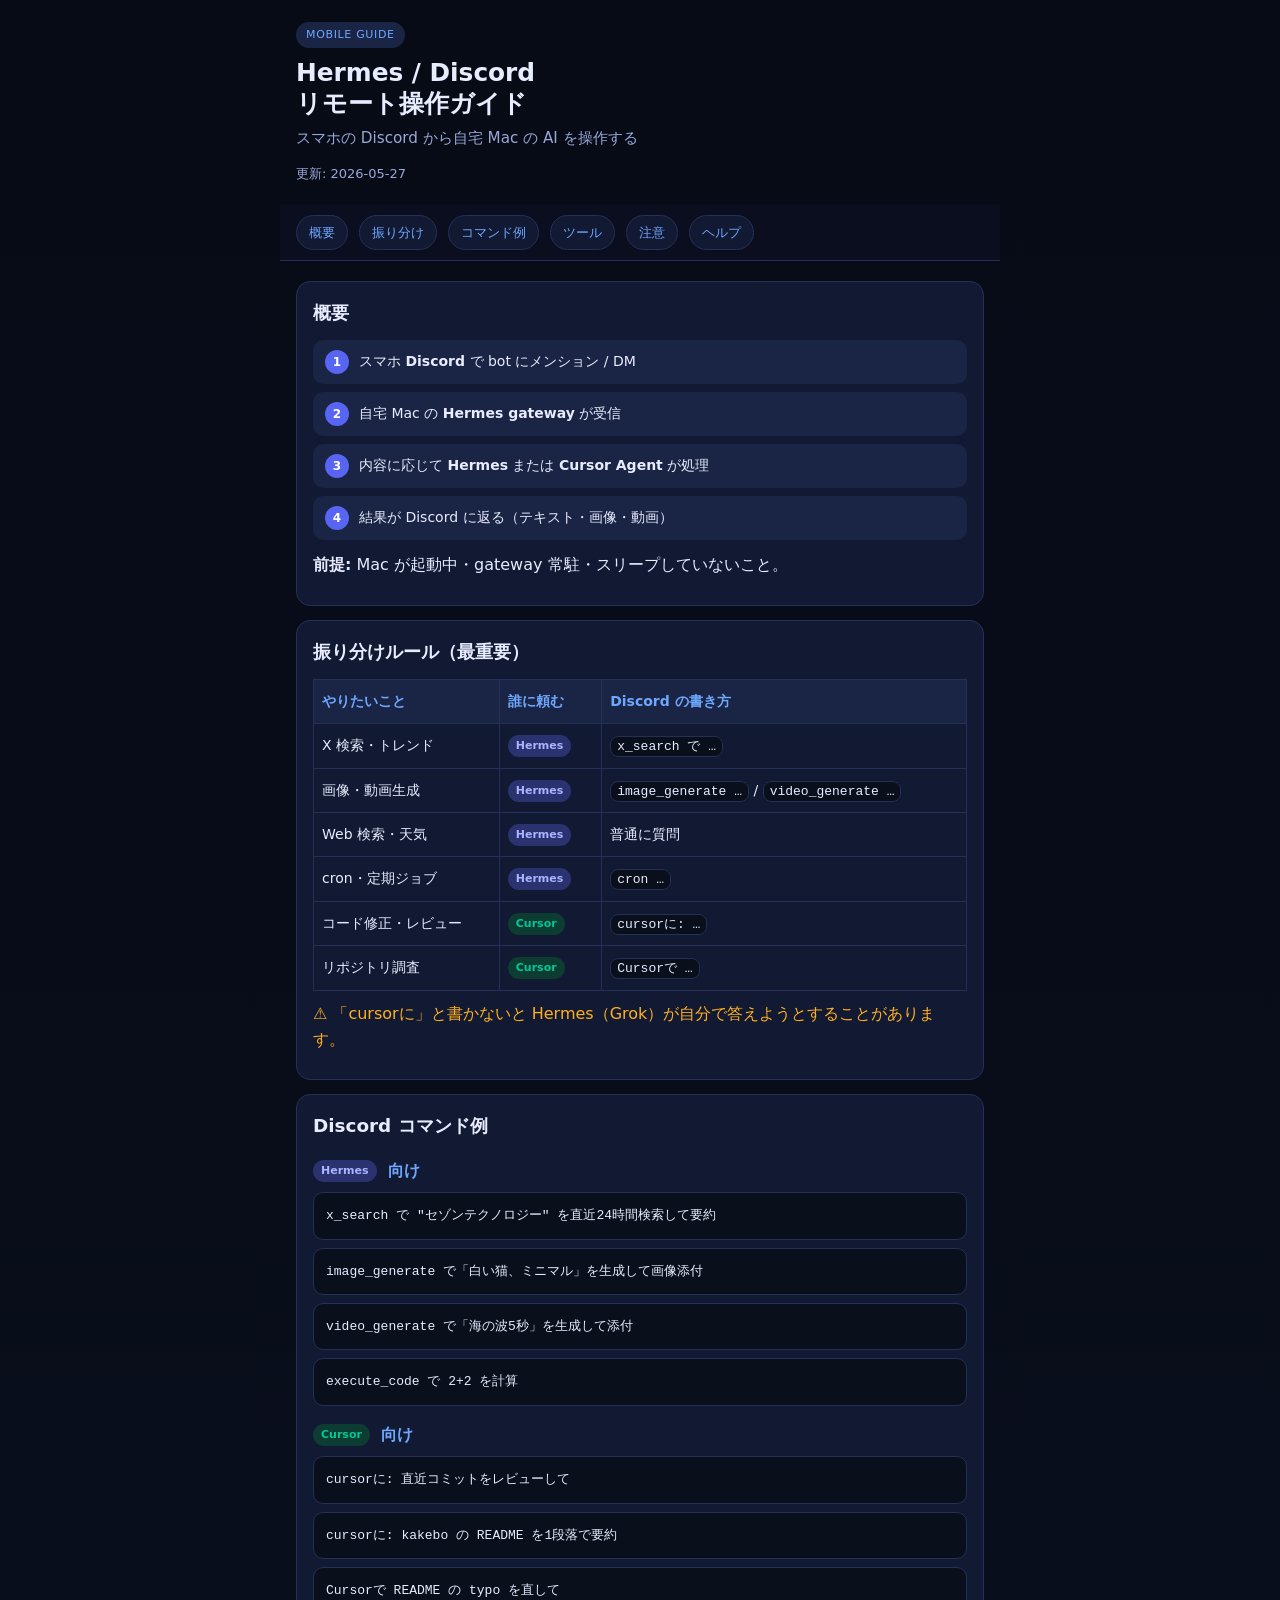
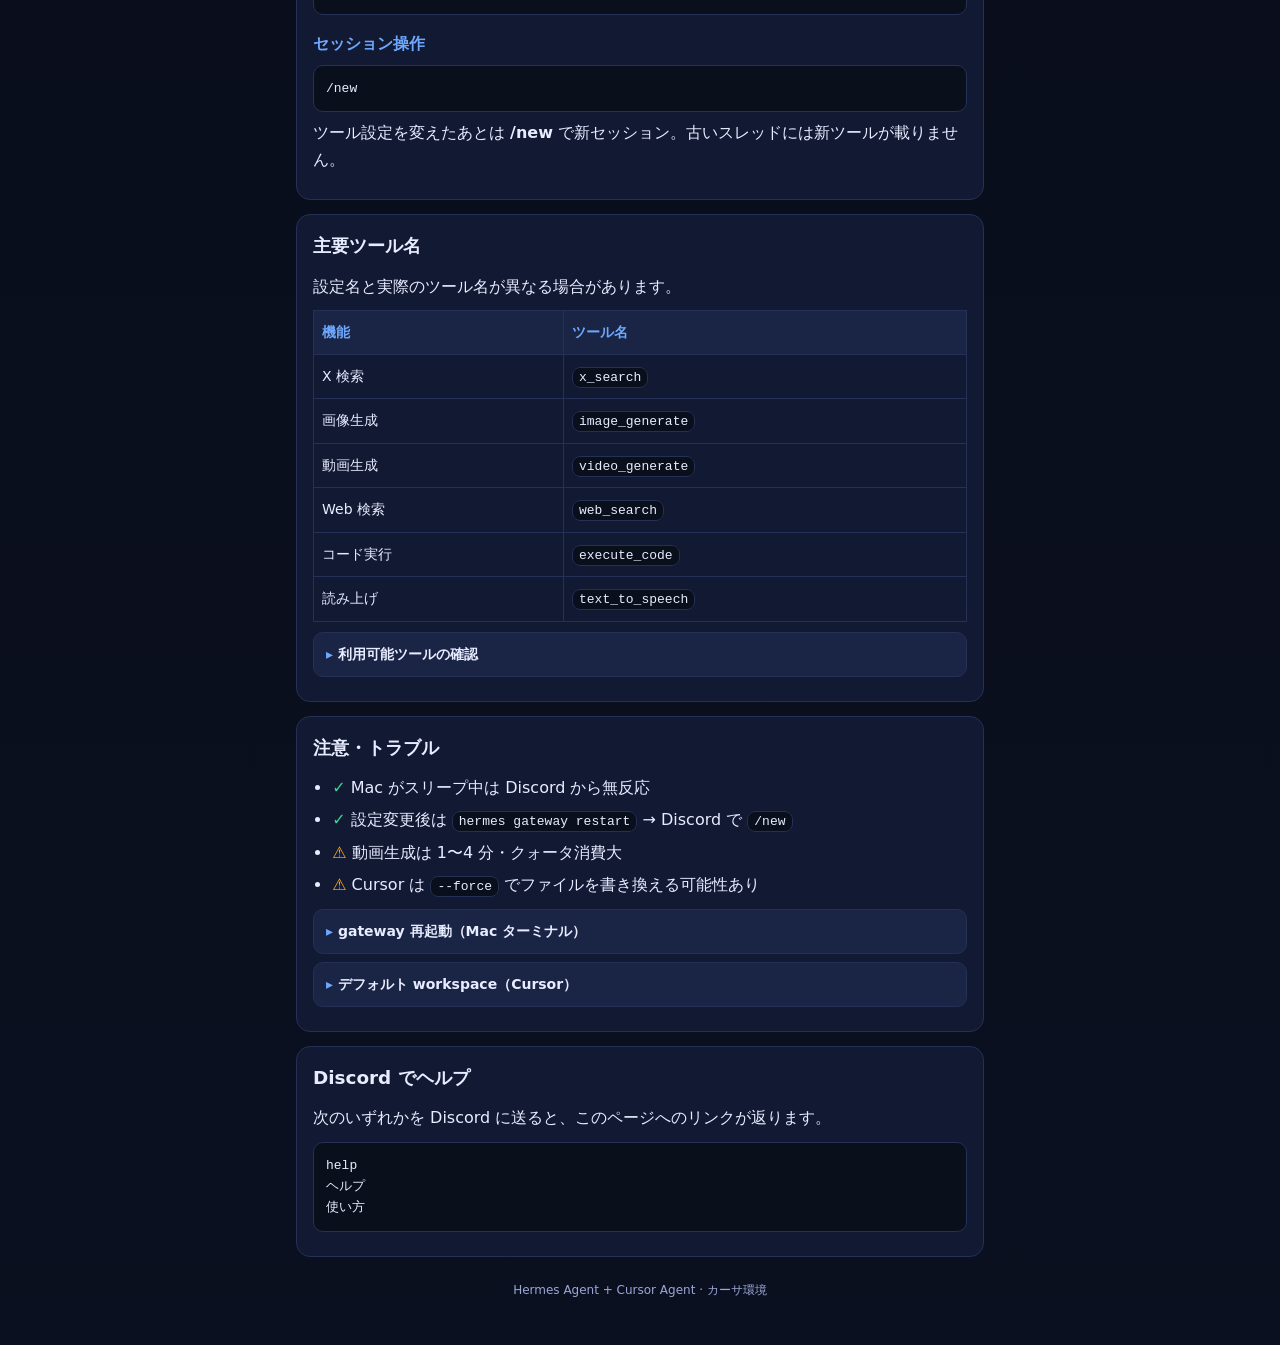
<file: docs/hermes-help.html>
<!DOCTYPE html>
<html lang="ja">
<head>
  <meta charset="utf-8">
  <meta name="viewport" content="width=device-width, initial-scale=1, viewport-fit=cover">
  <meta name="apple-mobile-web-app-capable" content="yes">
  <title>Hermes / Discord リモート操作ガイド</title>
  <meta name="description" content="Discord から自宅 Mac の Hermes・Cursor を操作するためのガイド">
  <style>
    :root {
      color-scheme: dark;
      --bg: #0b1020;
      --panel: #121933;
      --panel2: #1a2444;
      --text: #e8ecff;
      --muted: #9aa7d7;
      --accent: #6ea8fe;
      --green: #3dd68c;
      --orange: #ffb020;
      --border: #243056;
      --hermes: #5865f2;
      --cursor: #00c896;
    }
    * { box-sizing: border-box; }
    html { scroll-behavior: smooth; }
    body {
      margin: 0;
      font-family: "Hiragino Sans", "Yu Gothic UI", system-ui, sans-serif;
      background: linear-gradient(180deg, #070b16 0%, var(--bg) 100%);
      color: var(--text);
      line-height: 1.65;
      padding-bottom: env(safe-area-inset-bottom, 24px);
    }
    .wrap { max-width: 720px; margin: 0 auto; padding: 20px 16px 48px; }
    header { margin-bottom: 20px; }
    .badge {
      display: inline-block;
      padding: 4px 10px;
      border-radius: 999px;
      background: var(--panel2);
      color: var(--accent);
      font-size: 11px;
      letter-spacing: .06em;
    }
    h1 { margin: 10px 0 6px; font-size: 1.55rem; line-height: 1.25; }
    .subtitle { color: var(--muted); margin: 0; font-size: 0.95rem; }
    .updated { color: var(--muted); font-size: 13px; margin-top: 12px; }

    nav.toc {
      position: sticky;
      top: 0;
      z-index: 10;
      background: rgba(11, 16, 32, .92);
      backdrop-filter: blur(8px);
      border-bottom: 1px solid var(--border);
      margin: 0 -16px 20px;
      padding: 10px 16px;
      overflow-x: auto;
      white-space: nowrap;
      -webkit-overflow-scrolling: touch;
    }
    nav.toc a {
      display: inline-block;
      color: var(--accent);
      text-decoration: none;
      font-size: 13px;
      padding: 6px 12px;
      margin-right: 6px;
      border-radius: 999px;
      background: var(--panel);
      border: 1px solid var(--border);
    }

    section {
      background: var(--panel);
      border: 1px solid var(--border);
      border-radius: 14px;
      padding: 16px;
      margin-bottom: 14px;
    }
    h2 { margin: 0 0 12px; font-size: 1.15rem; }
    h3 { margin: 16px 0 8px; font-size: 1rem; color: var(--accent); }
    p { margin: 0 0 10px; }
    ul, ol { margin: 0 0 10px; padding-left: 1.2rem; }
    li { margin-bottom: 6px; }

    .flow {
      display: grid;
      gap: 8px;
      margin: 12px 0;
    }
    .flow-item {
      display: flex;
      align-items: flex-start;
      gap: 10px;
      padding: 10px 12px;
      background: var(--panel2);
      border-radius: 10px;
      font-size: 14px;
    }
    .flow-num {
      flex-shrink: 0;
      width: 24px;
      height: 24px;
      border-radius: 50%;
      background: var(--hermes);
      color: #fff;
      font-size: 12px;
      font-weight: 700;
      display: flex;
      align-items: center;
      justify-content: center;
    }

    table {
      width: 100%;
      border-collapse: collapse;
      font-size: 14px;
      margin: 10px 0;
    }
    th, td {
      border: 1px solid var(--border);
      padding: 10px 8px;
      text-align: left;
      vertical-align: top;
    }
    th { background: var(--panel2); color: var(--accent); font-weight: 600; }

    code, .cmd {
      font-family: ui-monospace, SFMono-Regular, Menlo, monospace;
      font-size: 13px;
      background: #0a0f1c;
      border: 1px solid var(--border);
      border-radius: 8px;
      padding: 2px 6px;
      word-break: break-all;
    }
    .cmd-block {
      display: block;
      padding: 12px;
      margin: 8px 0;
      background: #0a0f1c;
      border: 1px solid var(--border);
      border-radius: 10px;
      font-family: ui-monospace, Menlo, monospace;
      font-size: 13px;
      white-space: pre-wrap;
      word-break: break-word;
    }

    .tag {
      display: inline-block;
      font-size: 11px;
      font-weight: 700;
      padding: 2px 8px;
      border-radius: 999px;
      margin-right: 6px;
      vertical-align: middle;
    }
    .tag-hermes { background: #2b3270; color: #aab4ff; }
    .tag-cursor { background: #0d3d32; color: var(--cursor); }

    details {
      border: 1px solid var(--border);
      border-radius: 10px;
      padding: 10px 12px;
      margin: 8px 0;
      background: var(--panel2);
    }
    summary {
      cursor: pointer;
      font-weight: 600;
      font-size: 14px;
      list-style: none;
    }
    summary::-webkit-details-marker { display: none; }
    summary::before { content: "▸ "; color: var(--accent); }
    details[open] summary::before { content: "▾ "; }

    .ok { color: var(--green); }
    .warn { color: var(--orange); }

    footer {
      text-align: center;
      color: var(--muted);
      font-size: 12px;
      margin-top: 24px;
    }
  </style>
</head>
<body>
  <div class="wrap">
    <header>
      <span class="badge">MOBILE GUIDE</span>
      <h1>Hermes / Discord<br>リモート操作ガイド</h1>
      <p class="subtitle">スマホの Discord から自宅 Mac の AI を操作する</p>
      <p class="updated">更新: 2026-05-27</p>
    </header>

    <nav class="toc" aria-label="目次">
      <a href="#overview">概要</a>
      <a href="#routing">振り分け</a>
      <a href="#commands">コマンド例</a>
      <a href="#tools">ツール</a>
      <a href="#tips">注意</a>
      <a href="#help">ヘルプ</a>
    </nav>

    <section id="overview">
      <h2>概要</h2>
      <div class="flow">
        <div class="flow-item"><span class="flow-num">1</span><span>スマホ <strong>Discord</strong> で bot にメンション / DM</span></div>
        <div class="flow-item"><span class="flow-num">2</span><span>自宅 Mac の <strong>Hermes gateway</strong> が受信</span></div>
        <div class="flow-item"><span class="flow-num">3</span><span>内容に応じて <strong>Hermes</strong> または <strong>Cursor Agent</strong> が処理</span></div>
        <div class="flow-item"><span class="flow-num">4</span><span>結果が Discord に返る（テキスト・画像・動画）</span></div>
      </div>
      <p><strong>前提:</strong> Mac が起動中・gateway 常駐・スリープしていないこと。</p>
    </section>

    <section id="routing">
      <h2>振り分けルール（最重要）</h2>
      <table>
        <thead>
          <tr><th>やりたいこと</th><th>誰に頼む</th><th>Discord の書き方</th></tr>
        </thead>
        <tbody>
          <tr>
            <td>X 検索・トレンド</td>
            <td><span class="tag tag-hermes">Hermes</span></td>
            <td><code>x_search で …</code></td>
          </tr>
          <tr>
            <td>画像・動画生成</td>
            <td><span class="tag tag-hermes">Hermes</span></td>
            <td><code>image_generate …</code> / <code>video_generate …</code></td>
          </tr>
          <tr>
            <td>Web 検索・天気</td>
            <td><span class="tag tag-hermes">Hermes</span></td>
            <td>普通に質問</td>
          </tr>
          <tr>
            <td>cron・定期ジョブ</td>
            <td><span class="tag tag-hermes">Hermes</span></td>
            <td><code>cron …</code></td>
          </tr>
          <tr>
            <td>コード修正・レビュー</td>
            <td><span class="tag tag-cursor">Cursor</span></td>
            <td><code>cursorに: …</code></td>
          </tr>
          <tr>
            <td>リポジトリ調査</td>
            <td><span class="tag tag-cursor">Cursor</span></td>
            <td><code>Cursorで …</code></td>
          </tr>
        </tbody>
      </table>
      <p class="warn">⚠️ 「cursorに」と書かないと Hermes（Grok）が自分で答えようとすることがあります。</p>
    </section>

    <section id="commands">
      <h2>Discord コマンド例</h2>

      <h3><span class="tag tag-hermes">Hermes</span> 向け</h3>
      <div class="cmd-block">x_search で "セゾンテクノロジー" を直近24時間検索して要約</div>
      <div class="cmd-block">image_generate で「白い猫、ミニマル」を生成して画像添付</div>
      <div class="cmd-block">video_generate で「海の波5秒」を生成して添付</div>
      <div class="cmd-block">execute_code で 2+2 を計算</div>

      <h3><span class="tag tag-cursor">Cursor</span> 向け</h3>
      <div class="cmd-block">cursorに: 直近コミットをレビューして</div>
      <div class="cmd-block">cursorに: kakebo の README を1段落で要約</div>
      <div class="cmd-block">Cursorで README の typo を直して</div>

      <h3>セッション操作</h3>
      <div class="cmd-block">/new</div>
      <p>ツール設定を変えたあとは <strong>/new</strong> で新セッション。古いスレッドには新ツールが載りません。</p>
    </section>

    <section id="tools">
      <h2>主要ツール名</h2>
      <p>設定名と実際のツール名が異なる場合があります。</p>
      <table>
        <thead><tr><th>機能</th><th>ツール名</th></tr></thead>
        <tbody>
          <tr><td>X 検索</td><td><code>x_search</code></td></tr>
          <tr><td>画像生成</td><td><code>image_generate</code></td></tr>
          <tr><td>動画生成</td><td><code>video_generate</code></td></tr>
          <tr><td>Web 検索</td><td><code>web_search</code></td></tr>
          <tr><td>コード実行</td><td><code>execute_code</code></td></tr>
          <tr><td>読み上げ</td><td><code>text_to_speech</code></td></tr>
        </tbody>
      </table>

      <details>
        <summary>利用可能ツールの確認</summary>
        <div class="cmd-block">利用可能なツール名を列挙して。video_generate と image_generate が含まれるか確認して。</div>
      </details>
    </section>

    <section id="tips">
      <h2>注意・トラブル</h2>
      <ul>
        <li><span class="ok">✓</span> Mac がスリープ中は Discord から無反応</li>
        <li><span class="ok">✓</span> 設定変更後は <code>hermes gateway restart</code> → Discord で <code>/new</code></li>
        <li><span class="warn">⚠</span> 動画生成は 1〜4 分・クォータ消費大</li>
        <li><span class="warn">⚠</span> Cursor は <code>--force</code> でファイルを書き換える可能性あり</li>
      </ul>

      <details>
        <summary>gateway 再起動（Mac ターミナル）</summary>
        <div class="cmd-block">hermes gateway restart</div>
      </details>

      <details>
        <summary>デフォルト workspace（Cursor）</summary>
        <p><code>/Users/takayama_masaaki/Desktop/claude code</code></p>
      </details>
    </section>

    <section id="help">
      <h2>Discord でヘルプ</h2>
      <p>次のいずれかを Discord に送ると、このページへのリンクが返ります。</p>
      <div class="cmd-block">help
ヘルプ
使い方</div>
    </section>

    <footer>
      Hermes Agent + Cursor Agent · カーサ環境
    </footer>
  </div>
</body>
</html>
</file>
<file: docs/assets/style.css>
:root {
  color-scheme: light dark;
  --bg: #0b1020;
  --panel: #121933;
  --text: #e8ecff;
  --muted: #9aa7d7;
  --accent: #6ea8fe;
  --border: #243056;
  --chip: #1a2444;
  --x-accent: #1d9bf0;
}
* { box-sizing: border-box; }
body {
  margin: 0;
  font-family: "Hiragino Sans", "Yu Gothic UI", system-ui, sans-serif;
  background: linear-gradient(180deg, #070b16 0%, #0b1020 100%);
  color: var(--text);
  line-height: 1.6;
}
.wrap { max-width: 920px; margin: 0 auto; padding: 24px 16px 64px; }
header { margin-bottom: 28px; }
.badge {
  display: inline-block;
  padding: 4px 10px;
  border-radius: 999px;
  background: var(--chip);
  color: var(--accent);
  font-size: 12px;
  letter-spacing: .04em;
}
h1 { margin: 10px 0 6px; font-size: 2rem; }
.subtitle { color: var(--muted); margin: 0; }
.meta {
  margin-top: 14px;
  color: var(--muted);
  font-size: 14px;
}
.stats {
  display: flex;
  gap: 12px;
  flex-wrap: wrap;
  margin: 18px 0 16px;
}
.stat {
  background: var(--panel);
  border: 1px solid var(--border);
  border-radius: 12px;
  padding: 12px 14px;
  min-width: 120px;
}
.stat strong { display: block; font-size: 1.2rem; }
.tabs-shell { margin: 0 0 20px; }
.tabs {
  display: flex;
  gap: 8px;
  flex-wrap: wrap;
}
.tab {
  appearance: none;
  border: 1px solid var(--border);
  background: var(--panel);
  color: var(--muted);
  border-radius: 999px;
  padding: 8px 16px;
  font-size: 14px;
  cursor: pointer;
  font-family: inherit;
  line-height: 1.2;
  -webkit-tap-highlight-color: transparent;
  touch-action: manipulation;
}
.tab:hover { color: var(--text); border-color: var(--accent); }
.tab:focus-visible {
  outline: 2px solid var(--accent);
  outline-offset: 2px;
}
.tab.active {
  background: var(--chip);
  color: var(--text);
  border-color: var(--accent);
}
.grid { display: grid; gap: 14px; scroll-margin-top: 88px; }
.card {
  background: var(--panel);
  border: 1px solid var(--border);
  border-radius: 16px;
  padding: 18px 18px 16px;
}
.card.is-hidden { display: none; }
.card.is-x {
  border-color: rgba(29, 155, 240, 0.45);
  background: linear-gradient(180deg, rgba(29, 155, 240, 0.08) 0%, var(--panel) 100%);
}
.card h2 {
  margin: 0 0 8px;
  font-size: 1.08rem;
  line-height: 1.45;
}
.card h2 a {
  color: var(--text);
  text-decoration: none;
}
.card h2 a:hover { color: var(--accent); }
.card .original {
  color: var(--muted);
  font-size: 12px;
  margin: 0 0 6px;
}
.row {
  display: flex;
  gap: 8px;
  flex-wrap: wrap;
  align-items: center;
  font-size: 12px;
  color: var(--muted);
}
.chip {
  background: var(--chip);
  border: 1px solid var(--border);
  border-radius: 999px;
  padding: 2px 8px;
}
.chip-x {
  color: var(--x-accent);
  border-color: rgba(29, 155, 240, 0.5);
}
.chip-region-japan { color: #ff8fab; }
.chip-region-usa { color: #90be6d; }
.empty-state {
  color: var(--muted);
  text-align: center;
  padding: 24px;
}
footer {
  margin-top: 36px;
  color: var(--muted);
  font-size: 13px;
  border-top: 1px solid var(--border);
  padding-top: 16px;
}
@media (max-width: 640px) {
  h1 { font-size: 1.55rem; }
  .wrap { padding-top: 16px; }
  .stats {
    gap: 8px;
    margin-bottom: 12px;
  }
  .stat {
    min-width: calc(50% - 4px);
    flex: 1 1 calc(50% - 4px);
    padding: 10px 12px;
  }
  .tabs-shell {
    position: sticky;
    top: 0;
    z-index: 30;
    margin: 0 -16px 16px;
    padding: 10px 16px 12px;
    background: rgba(7, 11, 22, 0.94);
    backdrop-filter: blur(10px);
    -webkit-backdrop-filter: blur(10px);
    border-bottom: 1px solid var(--border);
  }
  .tabs {
    flex-wrap: nowrap;
    gap: 0;
    padding: 4px;
    background: var(--panel);
    border: 1px solid var(--border);
    border-radius: 14px;
  }
  .tab {
    flex: 1 1 0;
    min-width: 0;
    min-height: 48px;
    padding: 10px 8px;
    border: none;
    border-radius: 10px;
    font-size: 15px;
    font-weight: 600;
  }
  .tab.active {
    background: var(--accent);
    color: #08101f;
    box-shadow: 0 2px 10px rgba(110, 168, 254, 0.35);
  }
  .grid { scroll-margin-top: 72px; }
}
</file>
